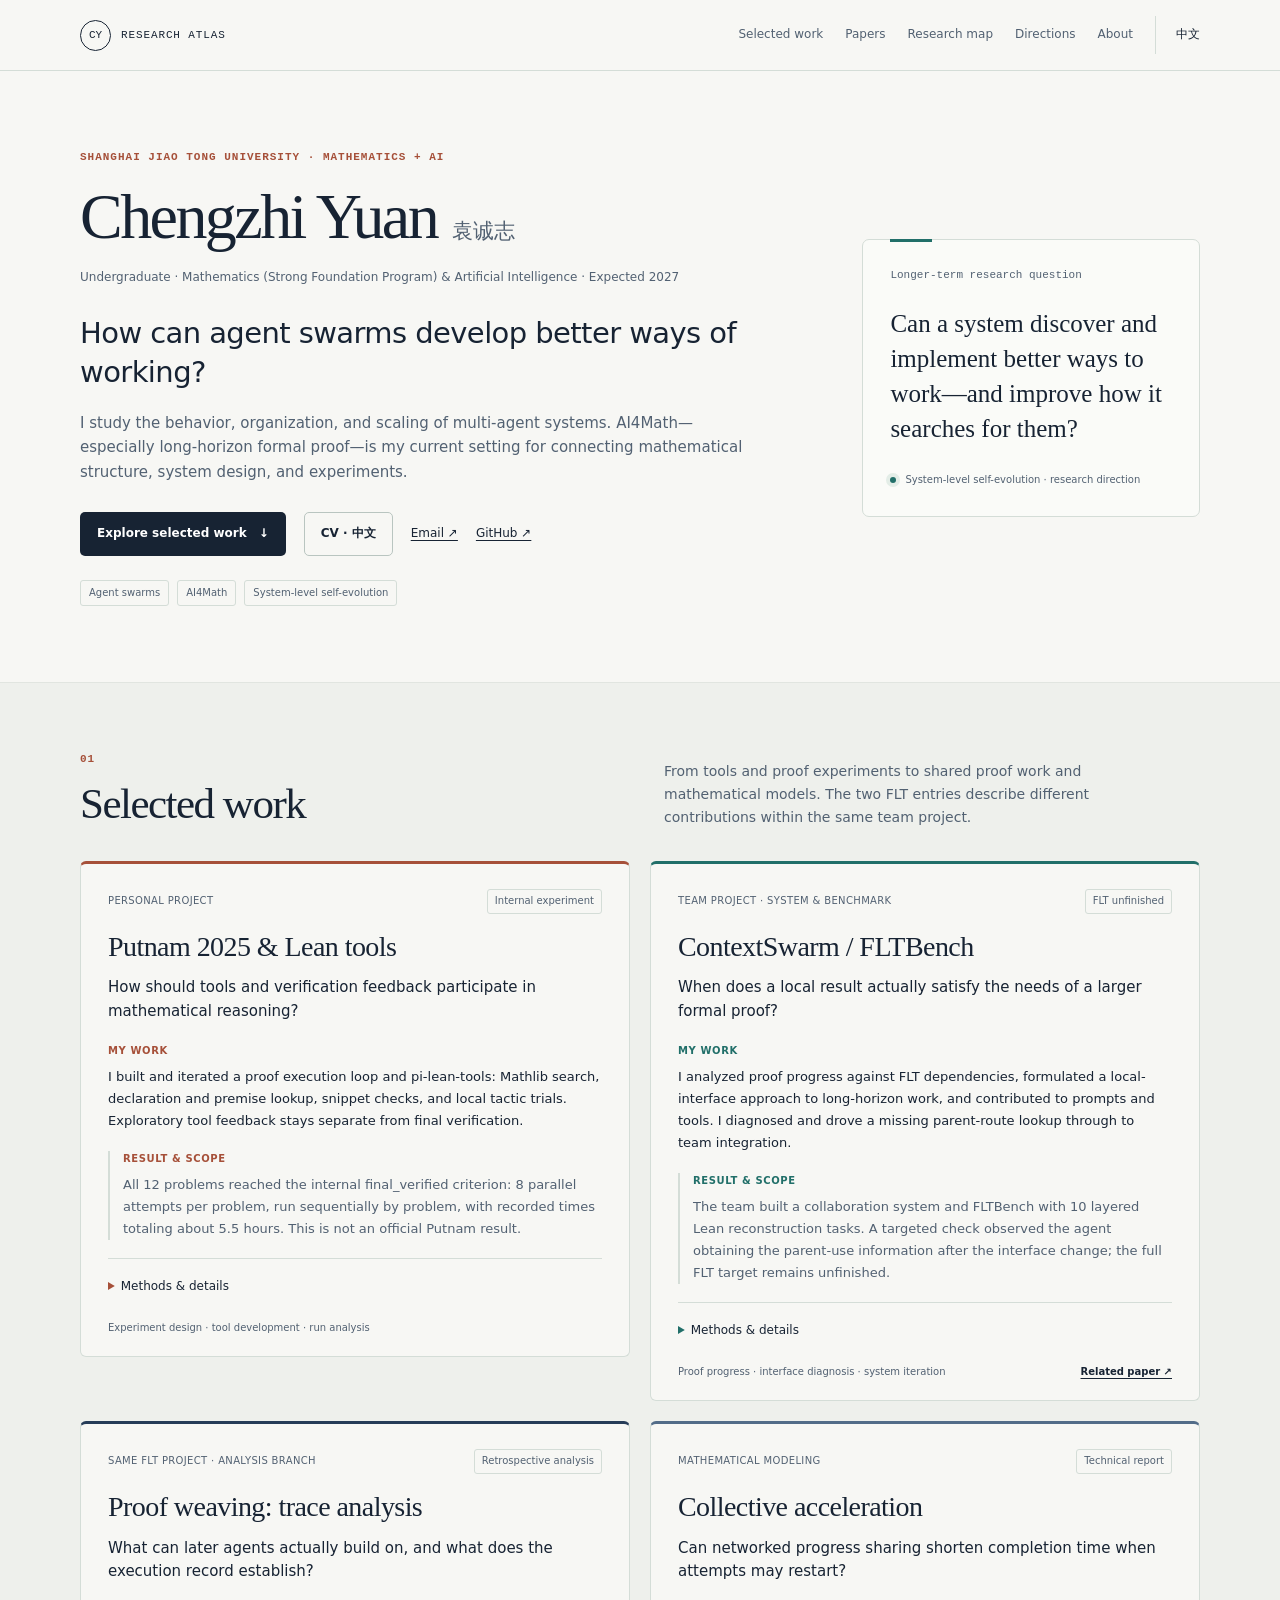
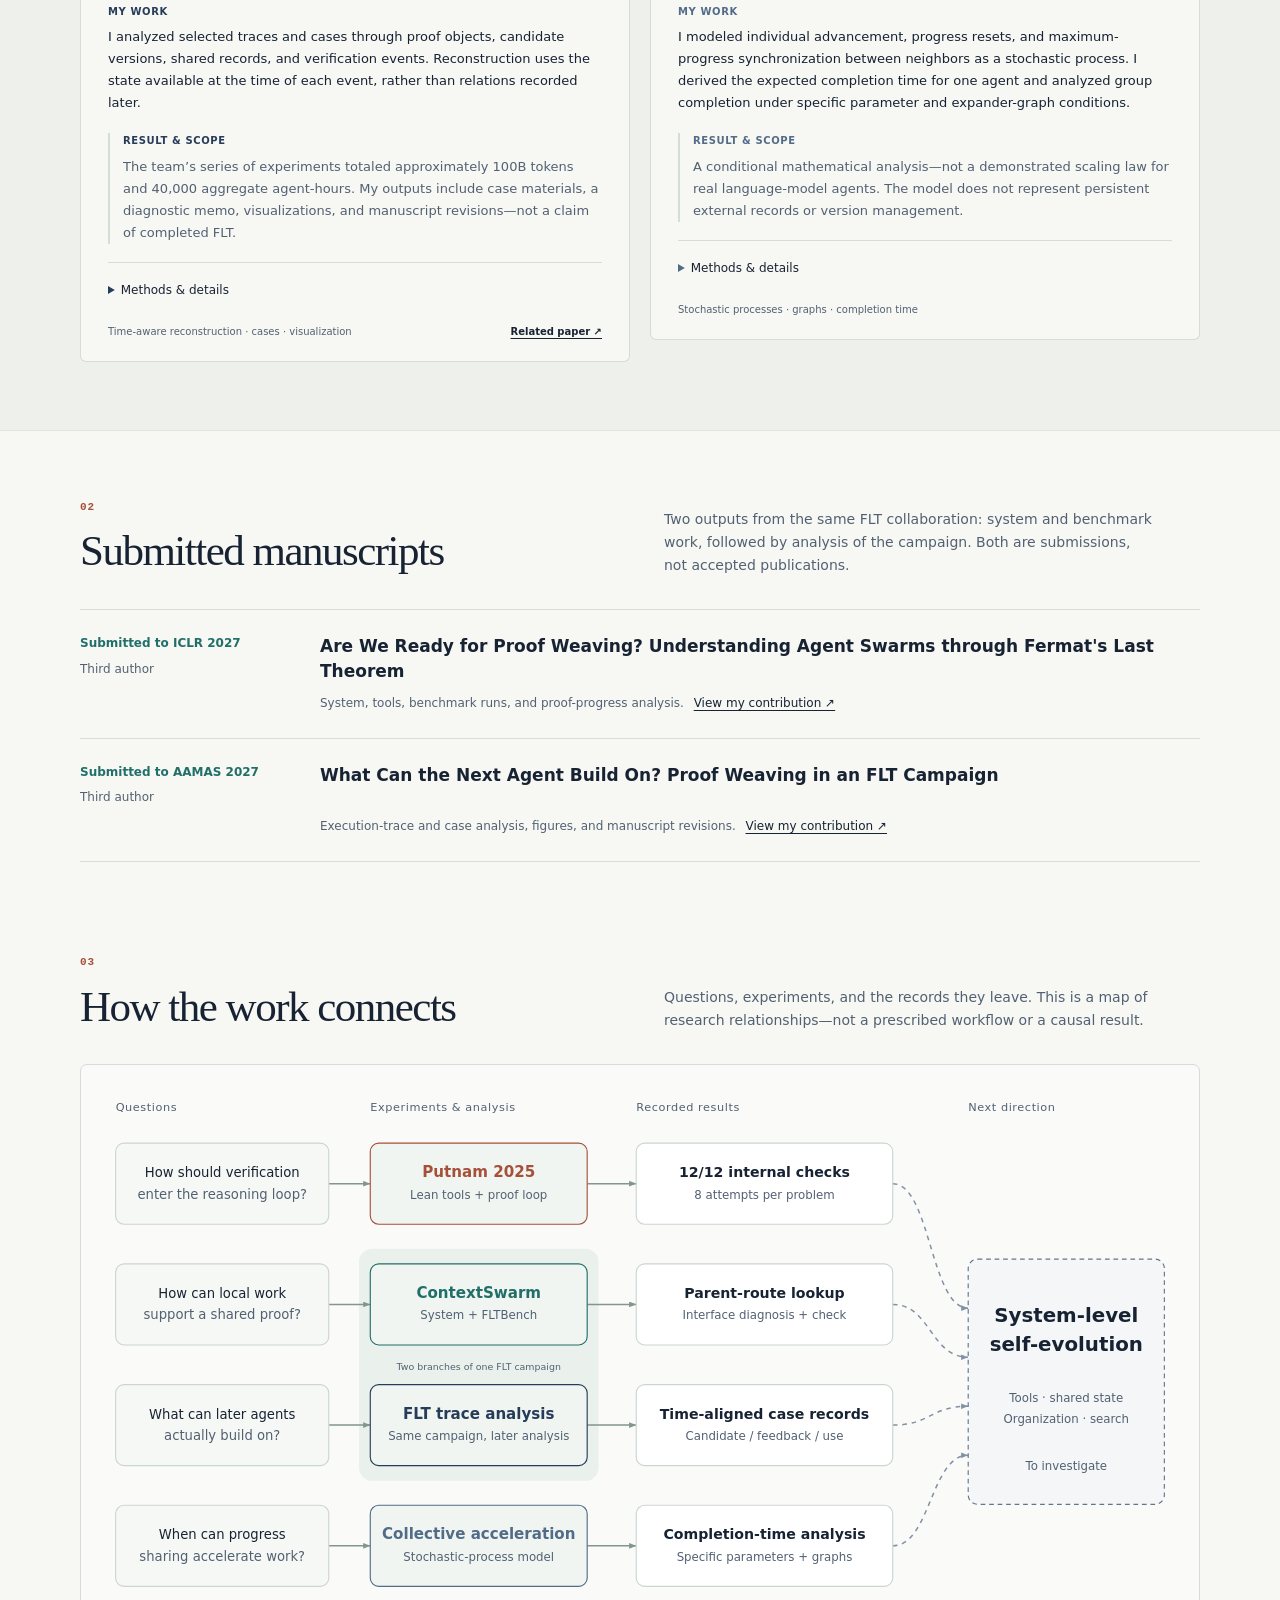
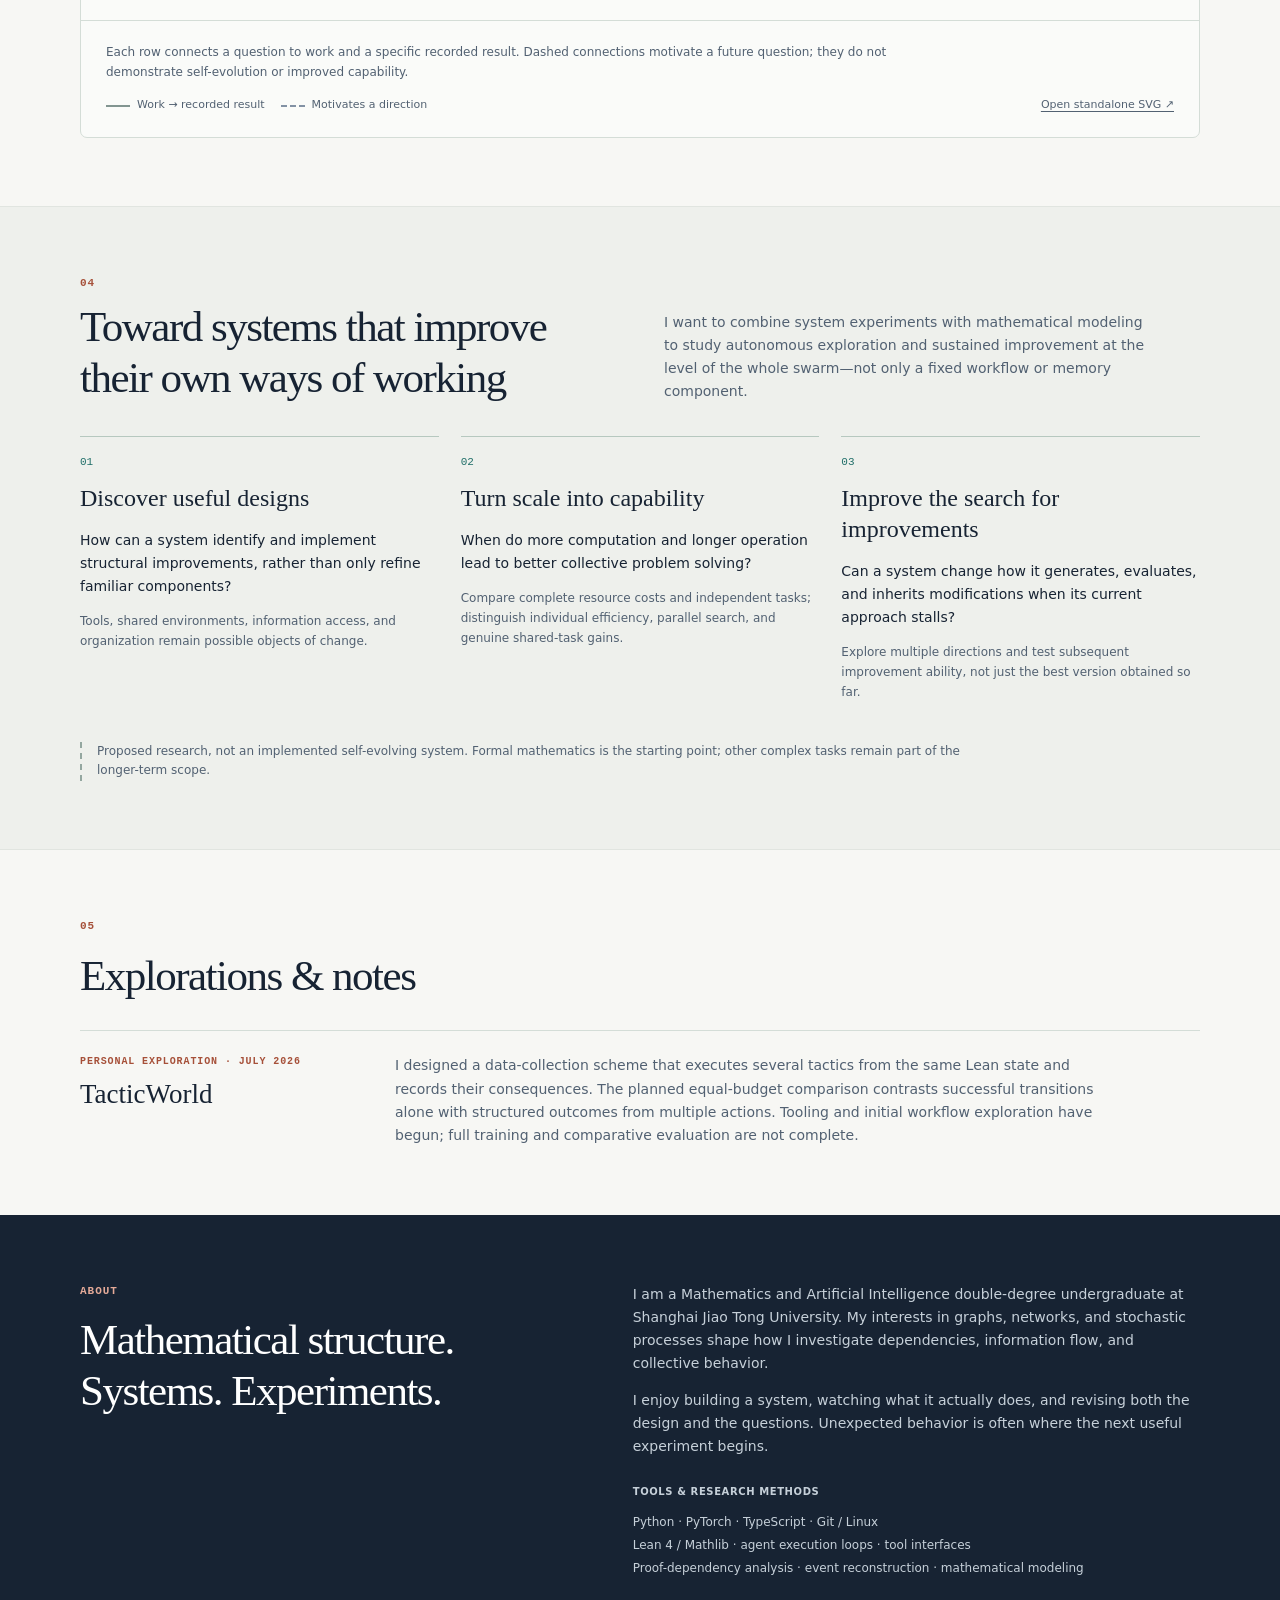
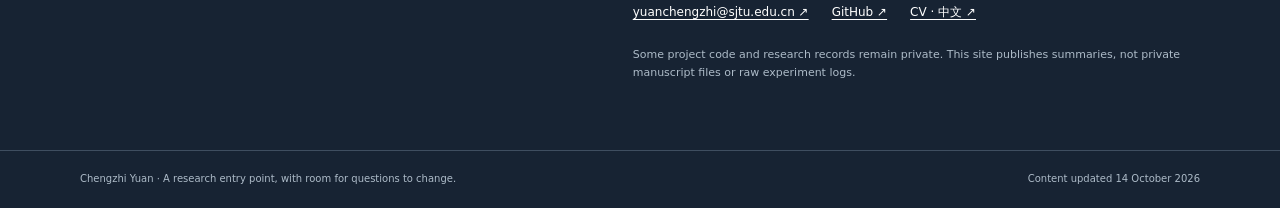
<file: index.html>
<!doctype html>
<!-- Generated by scripts/build_site.py. Edit data/content.en.json instead. -->
<html lang="en">
<head>
<meta charset="utf-8"><meta name="viewport" content="width=device-width, initial-scale=1">
<title>Chengzhi Yuan · Agent Swarms &amp; AI4Math</title><meta name="description" content="Chengzhi Yuan, Mathematics and AI undergraduate at Shanghai Jiao Tong University. Research on agent swarms, formal mathematics, and system-level self-evolution.">
<meta property="og:title" content="Chengzhi Yuan · Agent Swarms &amp; AI4Math"><meta property="og:description" content="Chengzhi Yuan, Mathematics and AI undergraduate at Shanghai Jiao Tong University. Research on agent swarms, formal mathematics, and system-level self-evolution."><meta property="og:type" content="website"><meta property="og:url" content="https://yuan-chengzhi.github.io/">
<meta property="og:locale" content="en_US"><meta property="og:locale:alternate" content="zh_CN">
<link rel="canonical" href="https://yuan-chengzhi.github.io/"><link rel="alternate" hreflang="en" href="https://yuan-chengzhi.github.io/"><link rel="alternate" hreflang="zh-CN" href="https://yuan-chengzhi.github.io/zh/"><link rel="alternate" hreflang="x-default" href="https://yuan-chengzhi.github.io/">
<link rel="stylesheet" href="./styles.css?v=3"><script defer src="./site.js?v=3"></script>
</head><body>
<a class="skip-link" href="#main-content">Skip to content</a>
<header class="site-header"><div class="shell header-inner"><a class="wordmark" href="./" aria-label="Chengzhi Yuan"><span class="wordmark-mark" aria-hidden="true">CY</span><span class="wordmark-text">research atlas</span></a><nav aria-label="Primary navigation"><a href="#work">Selected work</a><a href="#papers">Papers</a><a href="#map">Research map</a><a href="#questions">Directions</a><a href="#about">About</a><a class="language-switch" href="./zh/" lang="zh-CN" hreflang="zh-CN">中文</a></nav></div></header>
<main id="main-content">
<section class="hero shell" aria-labelledby="hero-title"><div class="hero-copy"><p class="eyebrow">Shanghai Jiao Tong University · Mathematics + AI</p><h1 id="hero-title">Chengzhi Yuan<span class="other-name" lang="zh-CN">袁诚志</span></h1><p class="identity">Undergraduate · Mathematics (Strong Foundation Program) &amp; Artificial Intelligence · Expected 2027</p><p class="hero-lede">How can agent swarms develop better ways of working?</p><p class="hero-body">I study the behavior, organization, and scaling of multi-agent systems. AI4Math—especially long-horizon formal proof—is my current setting for connecting mathematical structure, system design, and experiments.</p><div class="hero-actions"><a class="button button-primary" href="#work">Explore selected work <span aria-hidden="true">↓</span></a><a class="button button-secondary" href="./cv/">CV · 中文</a><a class="quiet-link" href="mailto:yuanchengzhi@sjtu.edu.cn">Email ↗</a><a class="quiet-link" href="https://github.com/yuan-chengzhi" rel="noreferrer">GitHub ↗</a></div><div class="hero-tags"><span>Agent swarms</span><span>AI4Math</span><span>System-level self-evolution</span></div></div><aside class="hero-note" aria-label="Longer-term research question"><p class="note-label">Longer-term research question</p><p class="note-question">Can a system discover and implement better ways to work—and improve how it searches for them?</p><p class="note-footer"><span class="signal-dot" aria-hidden="true"></span>System-level self-evolution · research direction</p></aside></section>
<section id="work" class="section section-tint" aria-labelledby="work-title"><div class="shell"><div class="section-heading"><div><p class="eyebrow">01</p><h2 id="work-title">Selected work</h2></div><p class="section-intro">From tools and proof experiments to shared proof work and mathematical models. The two FLT entries describe different contributions within the same team project.</p></div><div class="project-grid"><article class="project-card tone-rust" id="project-putnam">
<span class="anchor-alias" id="project-tools"></span><div class="project-top"><span class="project-type">Personal project</span><span class="project-status">Internal experiment</span></div>
<h3>Putnam 2025 &amp; Lean tools</h3>
<p class="project-question">How should tools and verification feedback participate in mathematical reasoning?</p>
<h4 class="project-label">My work</h4><p>I built and iterated a proof execution loop and pi-lean-tools: Mathlib search, declaration and premise lookup, snippet checks, and local tactic trials. Exploratory tool feedback stays separate from final verification.</p>
<div class="project-evidence" id="evidence-project-putnam"><h4 class="project-label">Result &amp; scope</h4><p>All 12 problems reached the internal final_verified criterion: 8 parallel attempts per problem, run sequentially by problem, with recorded times totaling about 5.5 hours. This is not an official Putnam result.</p></div>
<details><summary>Methods &amp; details</summary><div class="details-body"><p>On A5, I compared runs with and without a natural-language-first instruction. Both settings produced proofs; without the instruction, the agent also chose to reason before formalizing. This single-problem comparison tests a design assumption, not a generally superior workflow.</p></div></details>
<div class="project-foot"><span>Experiment design · tool development · run analysis</span></div></article>
<article class="project-card tone-teal" id="project-flt">
<div class="project-top"><span class="project-type">Team project · system &amp; benchmark</span><span class="project-status">FLT unfinished</span></div>
<h3>ContextSwarm / FLTBench</h3>
<p class="project-question">When does a local result actually satisfy the needs of a larger formal proof?</p>
<h4 class="project-label">My work</h4><p>I analyzed proof progress against FLT dependencies, formulated a local-interface approach to long-horizon work, and contributed to prompts and tools. I diagnosed and drove a missing parent-route lookup through to team integration.</p>
<div class="project-evidence" id="evidence-project-flt"><h4 class="project-label">Result &amp; scope</h4><p>The team built a collaboration system and FLTBench with 10 layered Lean reconstruction tasks. A targeted check observed the agent obtaining the parent-use information after the interface change; the full FLT target remains unfinished.</p></div>
<details><summary>Methods &amp; details</summary><div class="details-body"><p>My design memo starts with what an upper-level proof needs, lets subproblems emerge from actual gaps, and revisits how local results fit the larger proof. It informed prompt revisions that relaxed fixed checking and splitting requirements while retaining verification constraints.</p><p>I also worked on retrieval and segmented reading of FLTBench scaffold materials, and explored bidirectional links between shared research records (CPS) and multiple mathematical objects.</p></div></details>
<div class="project-foot"><span>Proof progress · interface diagnosis · system iteration</span><a href="#paper-iclr">Related paper ↗</a></div></article>
<article class="project-card tone-navy" id="project-traces">
<div class="project-top"><span class="project-type">Same FLT project · analysis branch</span><span class="project-status">Retrospective analysis</span></div>
<h3>Proof weaving: trace analysis</h3>
<p class="project-question">What can later agents actually build on, and what does the execution record establish?</p>
<h4 class="project-label">My work</h4><p>I analyzed selected traces and cases through proof objects, candidate versions, shared records, and verification events. Reconstruction uses the state available at the time of each event, rather than relations recorded later.</p>
<div class="project-evidence" id="evidence-project-traces"><h4 class="project-label">Result &amp; scope</h4><p>The team’s series of experiments totaled approximately 100B tokens and 40,000 aggregate agent-hours. My outputs include case materials, a diagnostic memo, visualizations, and manuscript revisions—not a claim of completed FLT.</p></div>
<details><summary>Methods &amp; details</summary><div class="details-body"><p>I checked candidate revision, feedback delivery, and evidence of subsequent use separately. A repeated invalid candidate does not by itself show that feedback was received and ignored; retrieved records do not by themselves establish reuse.</p><p>The cases distinguish observed events, plausible mechanisms, and relationships that still need comparison or intervention. My contribution also includes proofreading and revisions.</p></div></details>
<div class="project-foot"><span>Time-aware reconstruction · cases · visualization</span><a href="#paper-aamas">Related paper ↗</a></div></article>
<article class="project-card tone-blue" id="project-collective">
<div class="project-top"><span class="project-type">Mathematical modeling</span><span class="project-status">Technical report</span></div>
<h3>Collective acceleration</h3>
<p class="project-question">Can networked progress sharing shorten completion time when attempts may restart?</p>
<h4 class="project-label">My work</h4><p>I modeled individual advancement, progress resets, and maximum-progress synchronization between neighbors as a stochastic process. I derived the expected completion time for one agent and analyzed group completion under specific parameter and expander-graph conditions.</p>
<div class="project-evidence" id="evidence-project-collective"><h4 class="project-label">Result &amp; scope</h4><p>A conditional mathematical analysis—not a demonstrated scaling law for real language-model agents. The model does not represent persistent external records or version management.</p></div>
<details><summary>Methods &amp; details</summary><div class="details-body"><p>The distinction matters: starting a new attempt does not necessarily erase earlier work. The model motivated further questions about how previous work is stored, retrieved, and continued.</p></div></details>
<div class="project-foot"><span>Stochastic processes · graphs · completion time</span></div></article></div></div></section>
<section id="papers" class="section shell papers-section" aria-labelledby="papers-title"><div class="section-heading"><div><p class="eyebrow">02</p><h2 id="papers-title">Submitted manuscripts</h2></div><p class="section-intro">Two outputs from the same FLT collaboration: system and benchmark work, followed by analysis of the campaign. Both are submissions, not accepted publications.</p></div><div class="papers-list"><article class="paper" id="paper-iclr"><div class="paper-meta"><span>Submitted to ICLR 2027</span><span>Third author</span></div><h3 lang="en">Are We Ready for Proof Weaving? Understanding Agent Swarms through Fermat&#x27;s Last Theorem</h3><p>System, tools, benchmark runs, and proof-progress analysis. <a href="#project-flt">View my contribution ↗</a></p></article>
<article class="paper" id="paper-aamas"><div class="paper-meta"><span>Submitted to AAMAS 2027</span><span>Third author</span></div><h3 lang="en">What Can the Next Agent Build On? Proof Weaving in an FLT Campaign</h3><p>Execution-trace and case analysis, figures, and manuscript revisions. <a href="#project-traces">View my contribution ↗</a></p></article></div></section>
<section id="map" class="section shell map-section" aria-labelledby="map-title"><div class="section-heading"><div><p class="eyebrow">03</p><h2 id="map-title">How the work connects</h2></div><p class="section-intro">Questions, experiments, and the records they leave. This is a map of research relationships—not a prescribed workflow or a causal result.</p></div><figure class="map-frame"><div class="map-visual"><svg class="research-map" xmlns="http://www.w3.org/2000/svg" viewBox="0 0 1160 570" role="group" aria-labelledby="map-en-title map-en-desc" lang="en">
<title id="map-en-title">How the work connects</title>
<desc id="map-en-desc">Each row connects a question to work and a specific recorded result. Dashed connections motivate a future question; they do not demonstrate self-evolution or improved capability.</desc>
<style>text{font-family:system-ui,-apple-system,"Segoe UI","Noto Sans CJK SC",sans-serif;fill:#172333}
.map-heading{font-size:12px;letter-spacing:.6px;fill:#526172}
.map-edge{fill:none;stroke:#829591;stroke-width:1.6}
.map-edge.direction{stroke:#8291a4;stroke-dasharray:5 5}
.map-node{text-decoration:none;cursor:pointer}
.map-node rect{fill:#fff;stroke:#cbd5d2;stroke-width:1.2}
.map-node .node-title{font-size:15px;font-weight:600}
.map-node .node-subtitle{font-size:12.5px;fill:#526172}
.map-node.question rect{fill:#f6f8f5}
.map-node.question text{font-size:14px;font-weight:500}
.map-node.experiment rect{fill:#f0f5f2;stroke:var(--tone)}
.map-node.experiment .node-title{font-size:16px;fill:var(--tone)}
.map-node:hover rect,.map-node:focus-visible rect{stroke:#914632;stroke-width:2.4}
.map-node:focus-visible{outline:none}
.map-node.is-active rect{stroke:#914632;stroke-width:2.4}
.map-edge.is-active{stroke:#914632;stroke-width:2.2}
.future rect{fill:#f4f6f8;stroke:#63758b;stroke-dasharray:5 4}
.future .future-title{font-size:21px;font-weight:600}
.future .future-small{font-size:12.5px;fill:#526172}
.campaign-label{font-size:10px;fill:#526172}</style>
<defs>
<marker id="map-en-record" viewBox="0 0 10 8" refX="10" refY="4" markerWidth="8" markerHeight="6" orient="auto" markerUnits="userSpaceOnUse"><path d="M0 0L10 4L0 8Z" fill="#829591"/></marker>
<marker id="map-en-direction" viewBox="0 0 10 8" refX="10" refY="4" markerWidth="8" markerHeight="6" orient="auto" markerUnits="userSpaceOnUse"><path d="M0 0L10 4L0 8Z" fill="#8291a4"/></marker>
</defs>
<rect x="282" y="180" width="254" height="246" rx="14" fill="#eaf0ec"/>
<text class="campaign-label" x="409" y="309" text-anchor="middle">Two branches of one FLT campaign</text>
<text class="map-heading" x="24" y="34">Questions</text>
<text class="map-heading" x="294" y="34">Experiments &amp; analysis</text>
<text class="map-heading" x="576" y="34">Recorded results</text>
<text class="map-heading" x="928" y="34">Next direction</text>
<path class="map-edge record" data-row="putnam" data-from="putnam-question" data-to="putnam-experiment" d="M250 111 C272 111 272 111 294 111" marker-end="url(#map-en-record)"/>
<path class="map-edge record" data-row="putnam" data-from="putnam-experiment" data-to="putnam-evidence" d="M524 111 C550 111 550 111 576 111" marker-end="url(#map-en-record)"/>
<path class="map-edge direction" data-row="putnam" data-from="putnam-evidence" data-to="future" d="M848 111 C888 111 888 243 928 243" marker-end="url(#map-en-direction)"/>
<path class="map-edge record" data-row="flt" data-from="flt-question" data-to="flt-experiment" d="M250 239 C272 239 272 239 294 239" marker-end="url(#map-en-record)"/>
<path class="map-edge record" data-row="flt" data-from="flt-experiment" data-to="flt-evidence" d="M524 239 C550 239 550 239 576 239" marker-end="url(#map-en-record)"/>
<path class="map-edge direction" data-row="flt" data-from="flt-evidence" data-to="future" d="M848 239 C888 239 888 295 928 295" marker-end="url(#map-en-direction)"/>
<path class="map-edge record" data-row="traces" data-from="traces-question" data-to="traces-experiment" d="M250 367 C272 367 272 367 294 367" marker-end="url(#map-en-record)"/>
<path class="map-edge record" data-row="traces" data-from="traces-experiment" data-to="traces-evidence" d="M524 367 C550 367 550 367 576 367" marker-end="url(#map-en-record)"/>
<path class="map-edge direction" data-row="traces" data-from="traces-evidence" data-to="future" d="M848 367 C888 367 888 347 928 347" marker-end="url(#map-en-direction)"/>
<path class="map-edge record" data-row="collective" data-from="collective-question" data-to="collective-experiment" d="M250 495 C272 495 272 495 294 495" marker-end="url(#map-en-record)"/>
<path class="map-edge record" data-row="collective" data-from="collective-experiment" data-to="collective-evidence" d="M524 495 C550 495 550 495 576 495" marker-end="url(#map-en-record)"/>
<path class="map-edge direction" data-row="collective" data-from="collective-evidence" data-to="future" d="M848 495 C888 495 888 399 928 399" marker-end="url(#map-en-direction)"/>
<a class="map-node question" data-node="putnam-question" data-row="putnam" style="--tone:#a65039" href="#project-putnam" aria-label="How should verification · enter the reasoning loop?">
<rect x="24" y="68" width="226" height="86" rx="9"/>
<text class="node-title" x="137" y="104" text-anchor="middle">How should verification</text>
<text class="node-subtitle" x="137" y="127" text-anchor="middle">enter the reasoning loop?</text>
</a>
<a class="map-node experiment" data-node="putnam-experiment" data-row="putnam" style="--tone:#a65039" href="#project-putnam" aria-label="Putnam 2025 · Lean tools + proof loop">
<rect x="294" y="68" width="230" height="86" rx="9"/>
<text class="node-title" x="409" y="104" text-anchor="middle">Putnam 2025</text>
<text class="node-subtitle" x="409" y="127" text-anchor="middle">Lean tools + proof loop</text>
</a>
<a class="map-node evidence" data-node="putnam-evidence" data-row="putnam" style="--tone:#a65039" href="#evidence-project-putnam" aria-label="12/12 internal checks · 8 attempts per problem">
<rect x="576" y="68" width="272" height="86" rx="9"/>
<text class="node-title" x="712" y="104" text-anchor="middle">12/12 internal checks</text>
<text class="node-subtitle" x="712" y="127" text-anchor="middle">8 attempts per problem</text>
</a>
<a class="map-node question" data-node="flt-question" data-row="flt" style="--tone:#216f69" href="#project-flt" aria-label="How can local work · support a shared proof?">
<rect x="24" y="196" width="226" height="86" rx="9"/>
<text class="node-title" x="137" y="232" text-anchor="middle">How can local work</text>
<text class="node-subtitle" x="137" y="255" text-anchor="middle">support a shared proof?</text>
</a>
<a class="map-node experiment" data-node="flt-experiment" data-row="flt" style="--tone:#216f69" href="#project-flt" aria-label="ContextSwarm · System + FLTBench">
<rect x="294" y="196" width="230" height="86" rx="9"/>
<text class="node-title" x="409" y="232" text-anchor="middle">ContextSwarm</text>
<text class="node-subtitle" x="409" y="255" text-anchor="middle">System + FLTBench</text>
</a>
<a class="map-node evidence" data-node="flt-evidence" data-row="flt" style="--tone:#216f69" href="#evidence-project-flt" aria-label="Parent-route lookup · Interface diagnosis + check">
<rect x="576" y="196" width="272" height="86" rx="9"/>
<text class="node-title" x="712" y="232" text-anchor="middle">Parent-route lookup</text>
<text class="node-subtitle" x="712" y="255" text-anchor="middle">Interface diagnosis + check</text>
</a>
<a class="map-node question" data-node="traces-question" data-row="traces" style="--tone:#263c58" href="#project-traces" aria-label="What can later agents · actually build on?">
<rect x="24" y="324" width="226" height="86" rx="9"/>
<text class="node-title" x="137" y="360" text-anchor="middle">What can later agents</text>
<text class="node-subtitle" x="137" y="383" text-anchor="middle">actually build on?</text>
</a>
<a class="map-node experiment" data-node="traces-experiment" data-row="traces" style="--tone:#263c58" href="#project-traces" aria-label="FLT trace analysis · Same campaign, later analysis">
<rect x="294" y="324" width="230" height="86" rx="9"/>
<text class="node-title" x="409" y="360" text-anchor="middle">FLT trace analysis</text>
<text class="node-subtitle" x="409" y="383" text-anchor="middle">Same campaign, later analysis</text>
</a>
<a class="map-node evidence" data-node="traces-evidence" data-row="traces" style="--tone:#263c58" href="#evidence-project-traces" aria-label="Time-aligned case records · Candidate / feedback / use">
<rect x="576" y="324" width="272" height="86" rx="9"/>
<text class="node-title" x="712" y="360" text-anchor="middle">Time-aligned case records</text>
<text class="node-subtitle" x="712" y="383" text-anchor="middle">Candidate / feedback / use</text>
</a>
<a class="map-node question" data-node="collective-question" data-row="collective" style="--tone:#526c88" href="#project-collective" aria-label="When can progress · sharing accelerate work?">
<rect x="24" y="452" width="226" height="86" rx="9"/>
<text class="node-title" x="137" y="488" text-anchor="middle">When can progress</text>
<text class="node-subtitle" x="137" y="511" text-anchor="middle">sharing accelerate work?</text>
</a>
<a class="map-node experiment" data-node="collective-experiment" data-row="collective" style="--tone:#526c88" href="#project-collective" aria-label="Collective acceleration · Stochastic-process model">
<rect x="294" y="452" width="230" height="86" rx="9"/>
<text class="node-title" x="409" y="488" text-anchor="middle">Collective acceleration</text>
<text class="node-subtitle" x="409" y="511" text-anchor="middle">Stochastic-process model</text>
</a>
<a class="map-node evidence" data-node="collective-evidence" data-row="collective" style="--tone:#526c88" href="#evidence-project-collective" aria-label="Completion-time analysis · Specific parameters + graphs">
<rect x="576" y="452" width="272" height="86" rx="9"/>
<text class="node-title" x="712" y="488" text-anchor="middle">Completion-time analysis</text>
<text class="node-subtitle" x="712" y="511" text-anchor="middle">Specific parameters + graphs</text>
</a>
<a class="map-node future" data-node="future" href="#questions" aria-label="System-level self-evolution">
<rect x="928" y="191" width="208" height="260" rx="10"/>
<text class="future-title" x="1032" y="258" text-anchor="middle">System-level</text>
<text class="future-title" x="1032" y="288" text-anchor="middle">self-evolution</text>
<text class="future-small" x="1032" y="342" text-anchor="middle">Tools · shared state</text>
<text class="future-small" x="1032" y="365" text-anchor="middle">Organization · search</text>
<text class="future-small" x="1032" y="415" text-anchor="middle">To investigate</text>
</a>
</svg></div><ol class="map-text" aria-label="Text version of the research map"><li class="map-text-row tone-rust"><p class="map-text-question">How should verification enter the reasoning loop?</p><a href="#project-putnam">Putnam 2025 · Lean tools + proof loop ↗</a><p class="map-text-result"><span aria-hidden="true">↓</span> 12/12 internal checks · 8 attempts per problem</p></li>
<li class="map-text-row tone-teal"><p class="map-text-question">How can local work support a shared proof?</p><a href="#project-flt">ContextSwarm · System + FLTBench ↗</a><p class="map-text-result"><span aria-hidden="true">↓</span> Parent-route lookup · Interface diagnosis + check</p></li>
<li class="map-text-row tone-navy"><p class="map-text-question">What can later agents actually build on?</p><a href="#project-traces">FLT trace analysis · Same campaign, later analysis ↗</a><p class="map-text-result"><span aria-hidden="true">↓</span> Time-aligned case records · Candidate / feedback / use</p></li>
<li class="map-text-row tone-blue"><p class="map-text-question">When can progress sharing accelerate work?</p><a href="#project-collective">Collective acceleration · Stochastic-process model ↗</a><p class="map-text-result"><span aria-hidden="true">↓</span> Completion-time analysis · Specific parameters + graphs</p></li><li class="map-text-future"><a href="#questions">System-level · self-evolution ↗</a><span>To investigate</span></li></ol><figcaption class="map-caption"><p>Each row connects a question to work and a specific recorded result. Dashed connections motivate a future question; they do not demonstrate self-evolution or improved capability.</p><div class="map-meta"><div class="map-legend"><span><i aria-hidden="true"></i>Work → recorded result</span><span><i class="dashed" aria-hidden="true"></i>Motivates a direction</span></div><a href="./assets/research-map.en.svg">Open standalone SVG ↗</a></div></figcaption></figure></section>
<section id="questions" class="section section-tint" aria-labelledby="horizon-title"><div class="shell"><span class="anchor-alias" id="horizon"></span><span class="anchor-alias" id="project-horizon"></span><div class="section-heading"><div><p class="eyebrow">04</p><h2 id="horizon-title">Toward systems that improve their own ways of working</h2></div><p class="section-intro">I want to combine system experiments with mathematical modeling to study autonomous exploration and sustained improvement at the level of the whole swarm—not only a fixed workflow or memory component.</p></div><div class="directions-grid"><article class="direction-card" id="horizon-design"><p class="direction-index">01</p><h3>Discover useful designs</h3><p class="direction-question">How can a system identify and implement structural improvements, rather than only refine familiar components?</p><p>Tools, shared environments, information access, and organization remain possible objects of change.</p></article>
<article class="direction-card" id="horizon-scaling"><p class="direction-index">02</p><h3>Turn scale into capability</h3><p class="direction-question">When do more computation and longer operation lead to better collective problem solving?</p><p>Compare complete resource costs and independent tasks; distinguish individual efficiency, parallel search, and genuine shared-task gains.</p></article>
<article class="direction-card" id="horizon-evolution"><p class="direction-index">03</p><h3>Improve the search for improvements</h3><p class="direction-question">Can a system change how it generates, evaluates, and inherits modifications when its current approach stalls?</p><p>Explore multiple directions and test subsequent improvement ability, not just the best version obtained so far.</p></article></div><p class="scope-note">Proposed research, not an implemented self-evolving system. Formal mathematics is the starting point; other complex tasks remain part of the longer-term scope.</p></div></section>
<section class="section shell notes-section" aria-labelledby="notes-title"><p class="eyebrow">05</p><h2 id="notes-title">Explorations &amp; notes</h2><article class="exploration" id="project-tacticworld"><div><p class="eyebrow">Personal exploration · July 2026</p><h3>TacticWorld</h3></div><p>I designed a data-collection scheme that executes several tactics from the same Lean state and records their consequences. The planned equal-budget comparison contrasts successful transitions alone with structured outcomes from multiple actions. Tooling and initial workflow exploration have begun; full training and comparative evaluation are not complete.</p></article></section>
<section id="about" class="section about-section" aria-labelledby="about-title"><div class="shell about-grid"><div><p class="eyebrow">About</p><h2 id="about-title">Mathematical structure. Systems. Experiments.</h2></div><div class="about-copy"><p>I am a Mathematics and Artificial Intelligence double-degree undergraduate at Shanghai Jiao Tong University. My interests in graphs, networks, and stochastic processes shape how I investigate dependencies, information flow, and collective behavior.</p><p>I enjoy building a system, watching what it actually does, and revising both the design and the questions. Unexpected behavior is often where the next useful experiment begins.</p><h3 class="project-label">Tools &amp; research methods</h3><ul class="methods"><li>Python · PyTorch · TypeScript · Git / Linux</li><li>Lean 4 / Mathlib · agent execution loops · tool interfaces</li><li>Proof-dependency analysis · event reconstruction · mathematical modeling</li></ul><div class="contact-row"><a href="mailto:yuanchengzhi@sjtu.edu.cn">yuanchengzhi@sjtu.edu.cn ↗</a><a href="https://github.com/yuan-chengzhi">GitHub ↗</a><a href="./cv/">CV · 中文 ↗</a></div><p class="public-note">Some project code and research records remain private. This site publishes summaries, not private manuscript files or raw experiment logs.</p></div></div></section>
</main><footer class="site-footer"><div class="shell footer-inner"><span>Chengzhi Yuan · A research entry point, with room for questions to change.</span><span>Content updated 14 October 2026</span></div></footer>
</body></html>
</file>
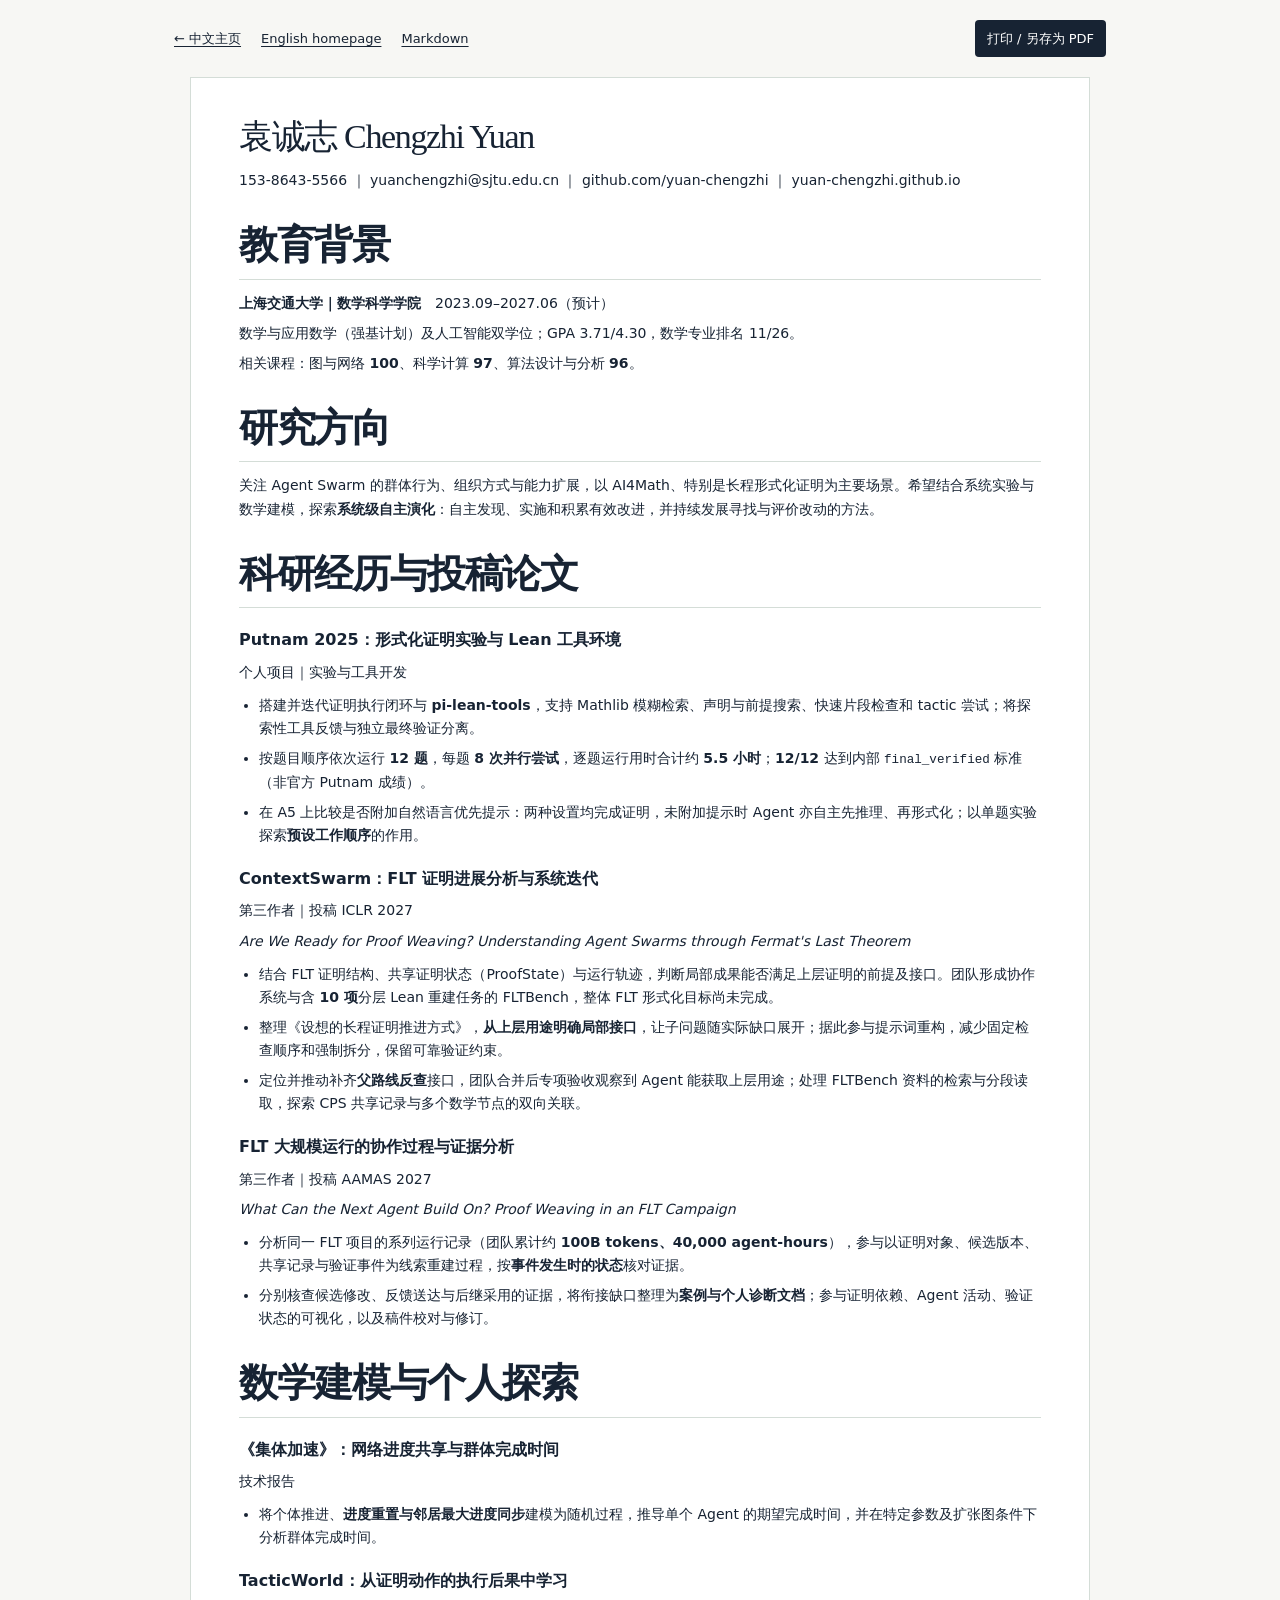
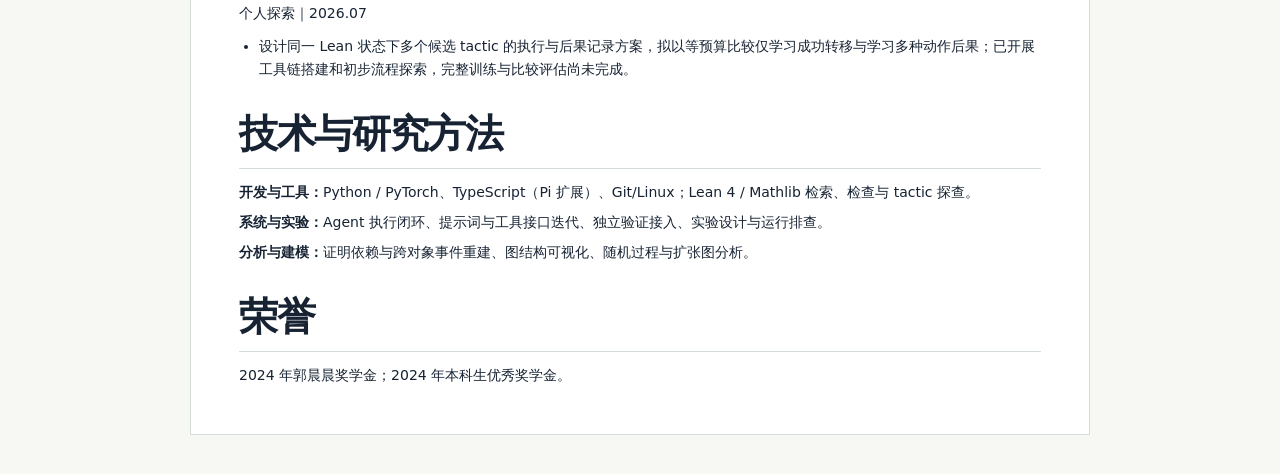
<file: cv/index.html>
<!doctype html>
<html lang="zh-CN"><head><meta charset="utf-8"><meta name="viewport" content="width=device-width, initial-scale=1"><title>袁诚志 · CV</title><meta name="description" content="袁诚志的中文学术简历。数学与人工智能、多智能体系统与形式化证明研究。"><link rel="stylesheet" href="../styles.css?v=3"><script defer src="../site.js?v=3"></script></head><body class="cv-page"><a class="skip-link" href="#cv-content">跳转到简历</a><header class="cv-toolbar"><a href="../zh/">← 中文主页</a><a href="../">English homepage</a><a href="source.md" download>Markdown</a><button type="button" data-print hidden>打印 / 另存为 PDF</button></header><main class="cv-sheet" id="cv-content"><h1>袁诚志 Chengzhi Yuan</h1>
<p>153-8643-5566 ｜ yuanchengzhi@sjtu.edu.cn ｜ github.com/yuan-chengzhi ｜ yuan-chengzhi.github.io</p>
<h2>教育背景</h2>
<p><strong>上海交通大学｜数学科学学院</strong>　2023.09–2027.06（预计）</p>
<p>数学与应用数学（强基计划）及人工智能双学位；GPA 3.71/4.30，数学专业排名 11/26。</p>
<p>相关课程：图与网络 <strong>100</strong>、科学计算 <strong>97</strong>、算法设计与分析 <strong>96</strong>。</p>
<h2>研究方向</h2>
<p>关注 Agent Swarm 的群体行为、组织方式与能力扩展，以 AI4Math、特别是长程形式化证明为主要场景。希望结合系统实验与数学建模，探索<strong>系统级自主演化</strong>：自主发现、实施和积累有效改进，并持续发展寻找与评价改动的方法。</p>
<h2>科研经历与投稿论文</h2>
<h3>Putnam 2025：形式化证明实验与 Lean 工具环境</h3>
<p>个人项目｜实验与工具开发</p>
<ul>
<li>搭建并迭代证明执行闭环与 <strong>pi-lean-tools</strong>，支持 Mathlib 模糊检索、声明与前提搜索、快速片段检查和 tactic 尝试；将探索性工具反馈与独立最终验证分离。</li>
<li>按题目顺序依次运行 <strong>12 题</strong>，每题 <strong>8 次并行尝试</strong>，逐题运行用时合计约 <strong>5.5 小时</strong>；<strong>12/12</strong> 达到内部 <code>final_verified</code> 标准（非官方 Putnam 成绩）。</li>
<li>在 A5 上比较是否附加自然语言优先提示：两种设置均完成证明，未附加提示时 Agent 亦自主先推理、再形式化；以单题实验探索<strong>预设工作顺序</strong>的作用。</li>
</ul>
<h3>ContextSwarm：FLT 证明进展分析与系统迭代</h3>
<p>第三作者｜投稿 ICLR 2027</p>
<p><em>Are We Ready for Proof Weaving? Understanding Agent Swarms through Fermat&#x27;s Last Theorem</em></p>
<ul>
<li>结合 FLT 证明结构、共享证明状态（ProofState）与运行轨迹，判断局部成果能否满足上层证明的前提及接口。团队形成协作系统与含 <strong>10 项</strong>分层 Lean 重建任务的 FLTBench，整体 FLT 形式化目标尚未完成。</li>
<li>整理《设想的长程证明推进方式》，<strong>从上层用途明确局部接口</strong>，让子问题随实际缺口展开；据此参与提示词重构，减少固定检查顺序和强制拆分，保留可靠验证约束。</li>
<li>定位并推动补齐<strong>父路线反查</strong>接口，团队合并后专项验收观察到 Agent 能获取上层用途；处理 FLTBench 资料的检索与分段读取，探索 CPS 共享记录与多个数学节点的双向关联。</li>
</ul>
<h3>FLT 大规模运行的协作过程与证据分析</h3>
<p>第三作者｜投稿 AAMAS 2027</p>
<p><em>What Can the Next Agent Build On? Proof Weaving in an FLT Campaign</em></p>
<ul>
<li>分析同一 FLT 项目的系列运行记录（团队累计约 <strong>100B tokens、40,000 agent-hours</strong>），参与以证明对象、候选版本、共享记录与验证事件为线索重建过程，按<strong>事件发生时的状态</strong>核对证据。</li>
<li>分别核查候选修改、反馈送达与后继采用的证据，将衔接缺口整理为<strong>案例与个人诊断文档</strong>；参与证明依赖、Agent 活动、验证状态的可视化，以及稿件校对与修订。</li>
</ul>
<h2>数学建模与个人探索</h2>
<h3>《集体加速》：网络进度共享与群体完成时间</h3>
<p>技术报告</p>
<ul>
<li>将个体推进、<strong>进度重置与邻居最大进度同步</strong>建模为随机过程，推导单个 Agent 的期望完成时间，并在特定参数及扩张图条件下分析群体完成时间。</li>
</ul>
<h3>TacticWorld：从证明动作的执行后果中学习</h3>
<p>个人探索｜2026.07</p>
<ul>
<li>设计同一 Lean 状态下多个候选 tactic 的执行与后果记录方案，拟以等预算比较仅学习成功转移与学习多种动作后果；已开展工具链搭建和初步流程探索，完整训练与比较评估尚未完成。</li>
</ul>
<h2>技术与研究方法</h2>
<p><strong>开发与工具：</strong>Python / PyTorch、TypeScript（Pi 扩展）、Git/Linux；Lean 4 / Mathlib 检索、检查与 tactic 探查。</p>
<p><strong>系统与实验：</strong>Agent 执行闭环、提示词与工具接口迭代、独立验证接入、实验设计与运行排查。</p>
<p><strong>分析与建模：</strong>证明依赖与跨对象事件重建、图结构可视化、随机过程与扩张图分析。</p>
<h2>荣誉</h2>
<p>2024 年郭晨晨奖学金；2024 年本科生优秀奖学金。</p></main></body></html>
</file>
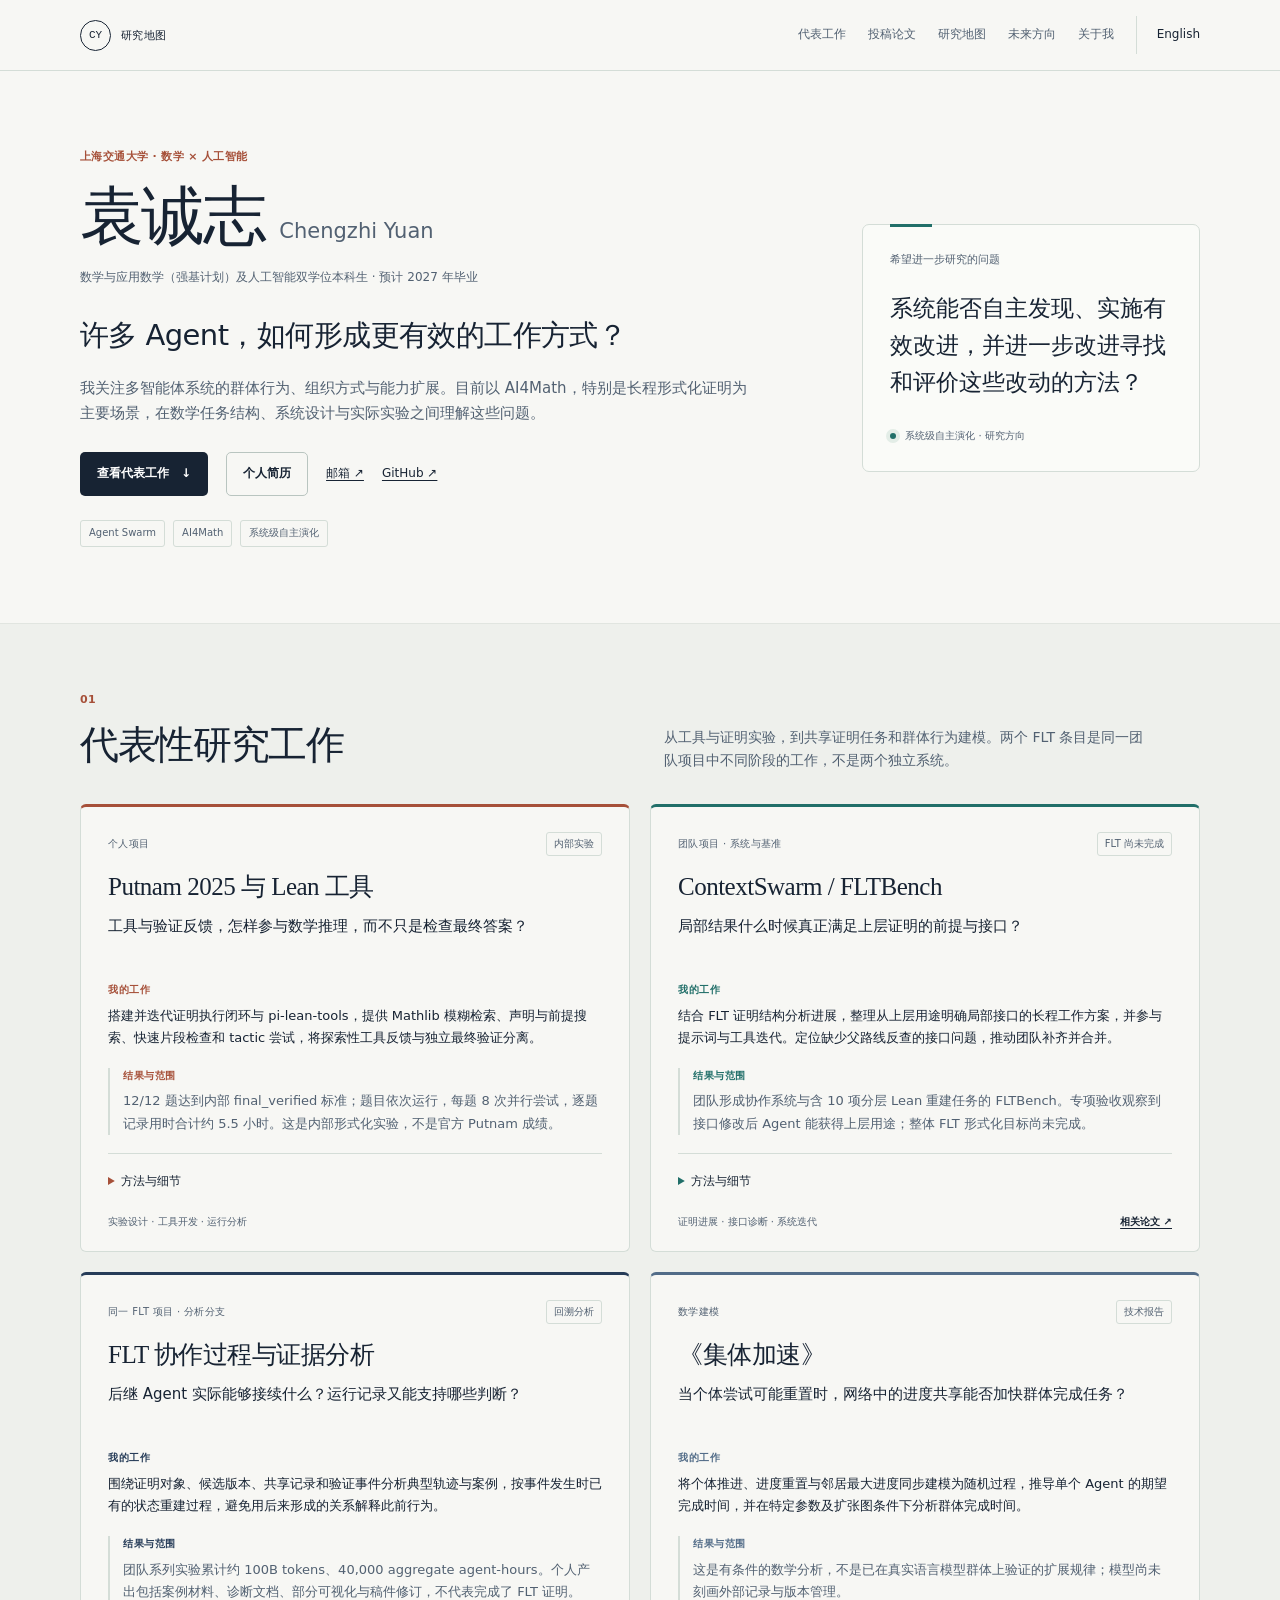
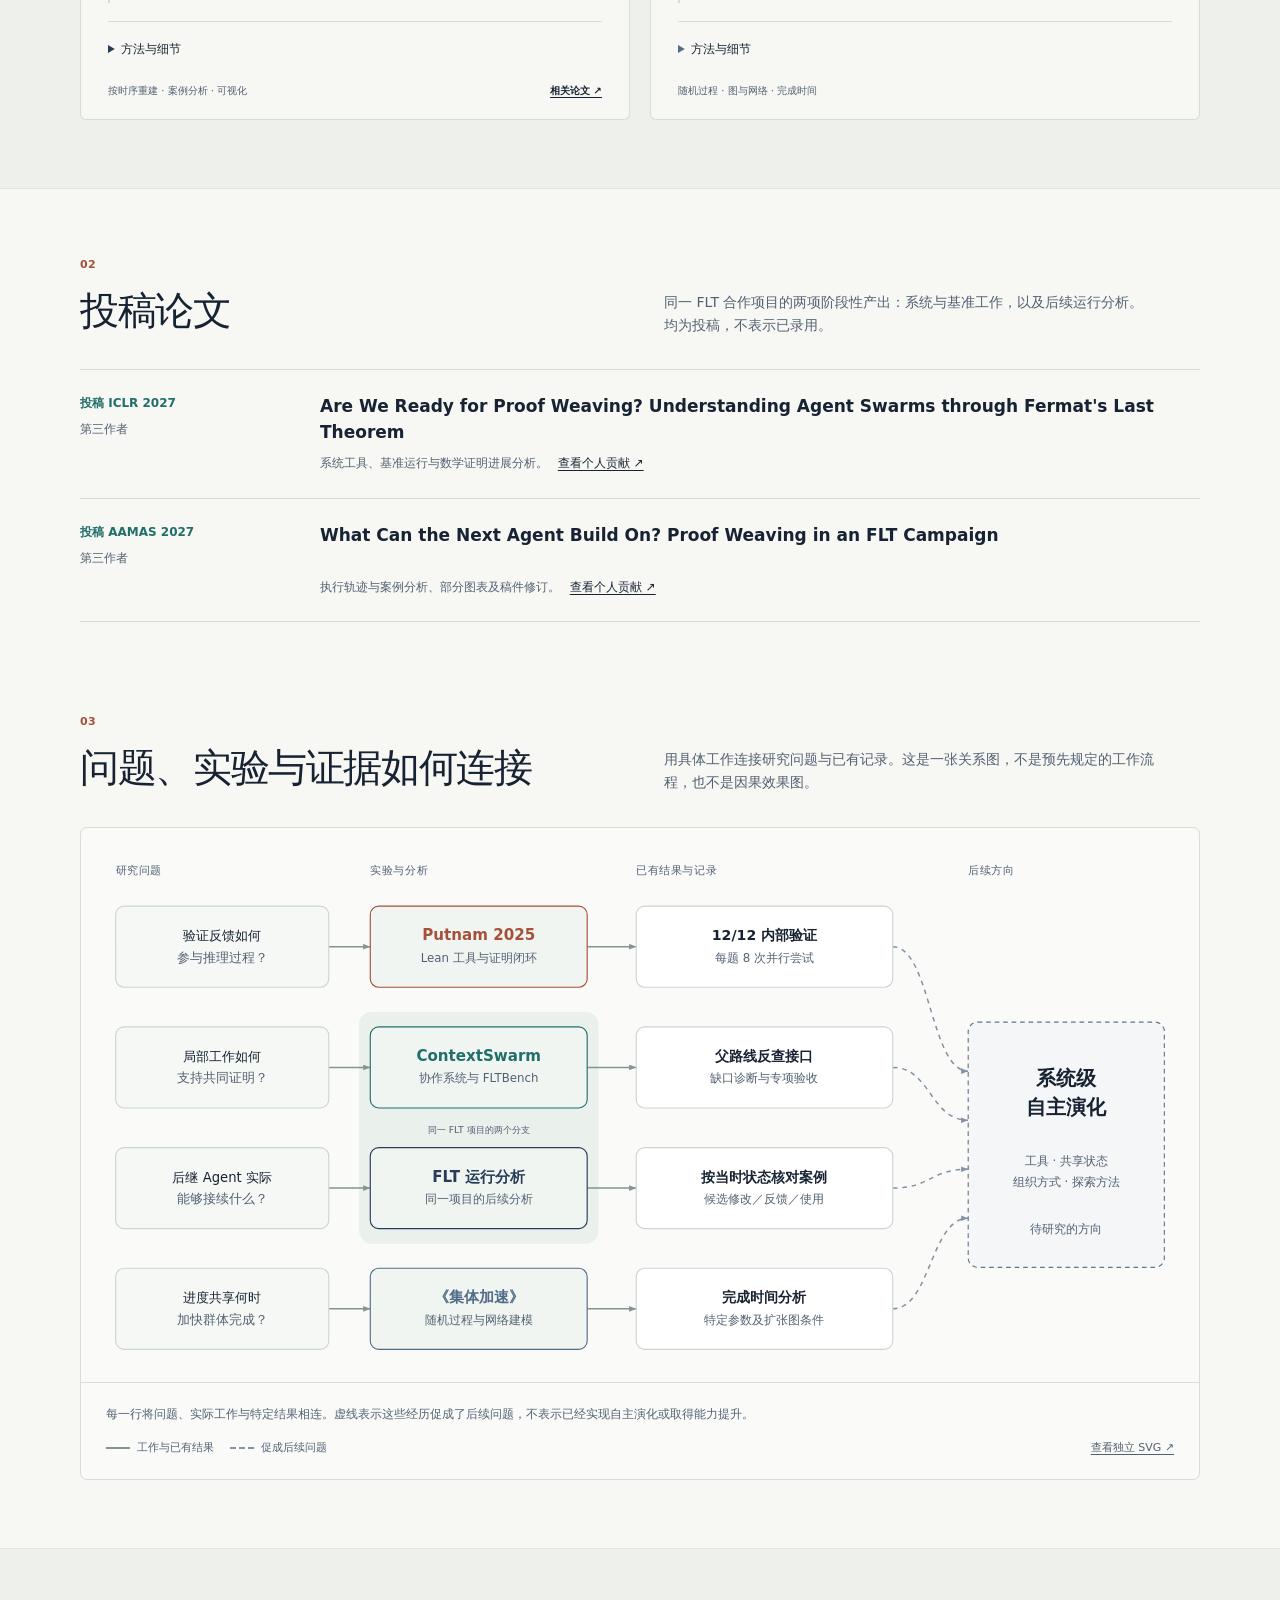
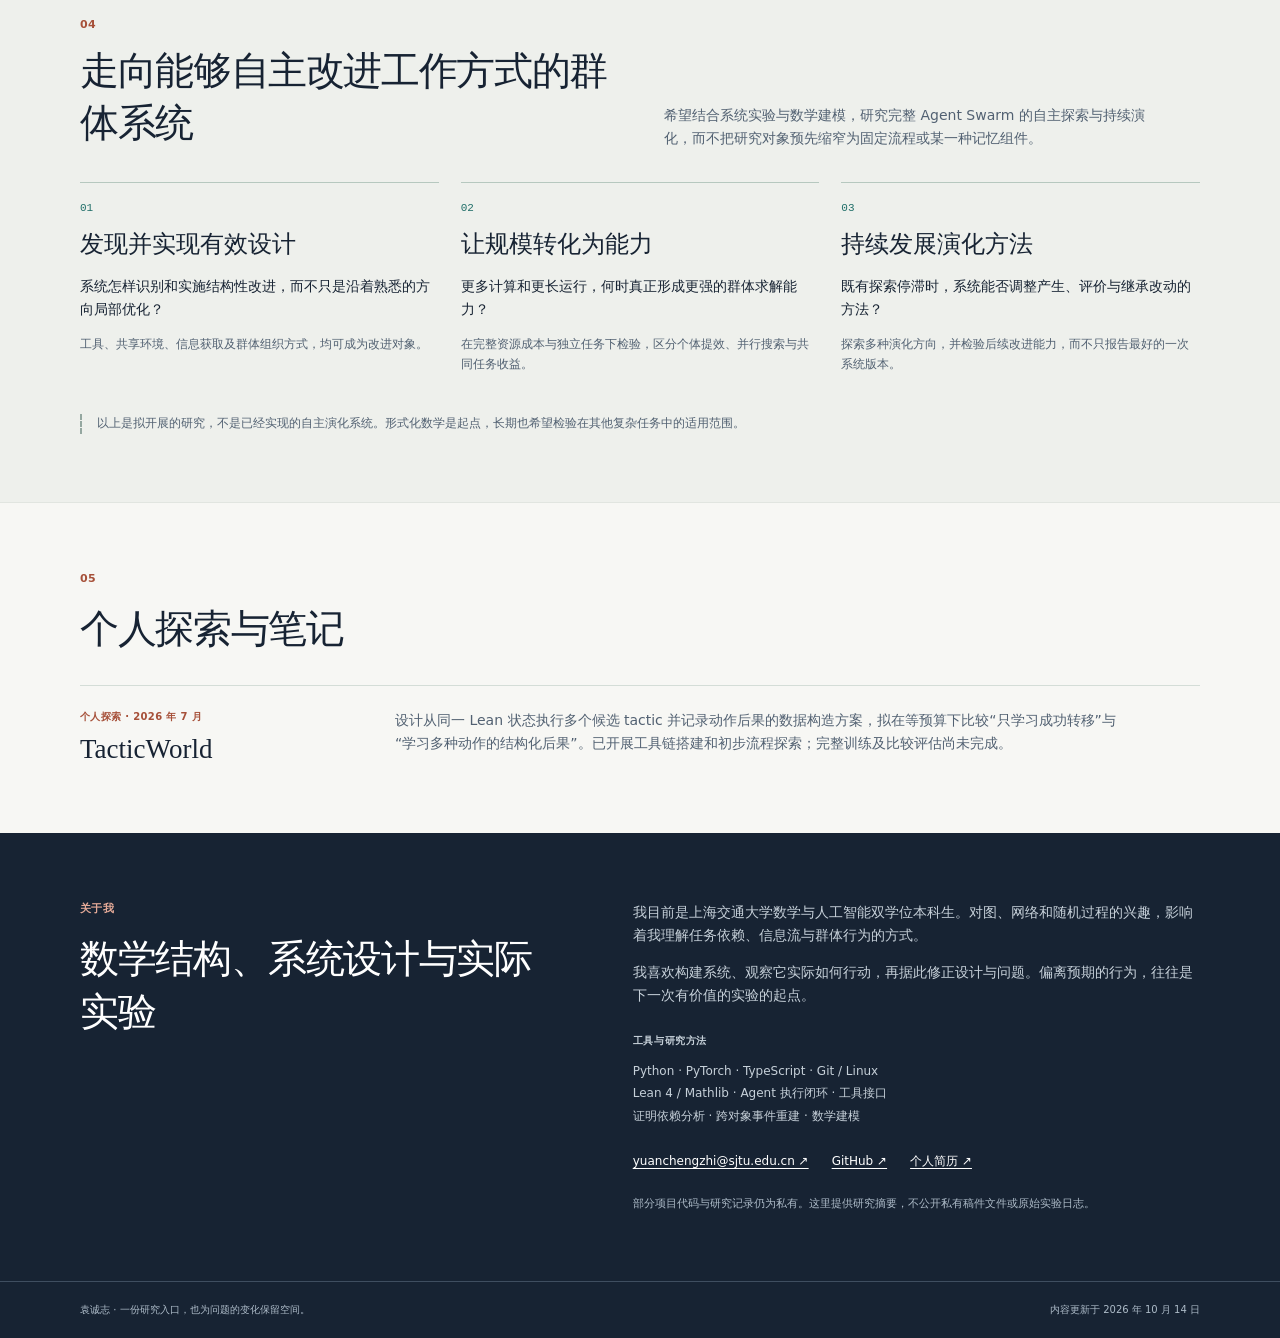
<file: zh/index.html>
<!doctype html>
<!-- Generated by scripts/build_site.py. Edit data/content.zh-CN.json instead. -->
<html lang="zh-CN">
<head>
<meta charset="utf-8"><meta name="viewport" content="width=device-width, initial-scale=1">
<title>袁诚志 · Agent Swarm 与 AI4Math</title><meta name="description" content="袁诚志，上海交通大学数学与人工智能双学位本科生。关注 Agent Swarm 的群体行为、组织方式、能力扩展与系统级自主演化。">
<meta property="og:title" content="袁诚志 · Agent Swarm 与 AI4Math"><meta property="og:description" content="袁诚志，上海交通大学数学与人工智能双学位本科生。关注 Agent Swarm 的群体行为、组织方式、能力扩展与系统级自主演化。"><meta property="og:type" content="website"><meta property="og:url" content="https://yuan-chengzhi.github.io/zh/">
<meta property="og:locale" content="zh_CN"><meta property="og:locale:alternate" content="en_US">
<link rel="canonical" href="https://yuan-chengzhi.github.io/zh/"><link rel="alternate" hreflang="en" href="https://yuan-chengzhi.github.io/"><link rel="alternate" hreflang="zh-CN" href="https://yuan-chengzhi.github.io/zh/"><link rel="alternate" hreflang="x-default" href="https://yuan-chengzhi.github.io/">
<link rel="stylesheet" href="../styles.css?v=3"><script defer src="../site.js?v=3"></script>
</head><body>
<a class="skip-link" href="#main-content">跳转到主要内容</a>
<header class="site-header"><div class="shell header-inner"><a class="wordmark" href="./" aria-label="袁诚志"><span class="wordmark-mark" aria-hidden="true">CY</span><span class="wordmark-text">研究地图</span></a><nav aria-label="主要导航"><a href="#work">代表工作</a><a href="#papers">投稿论文</a><a href="#map">研究地图</a><a href="#questions">未来方向</a><a href="#about">关于我</a><a class="language-switch" href="../" lang="en" hreflang="en">English</a></nav></div></header>
<main id="main-content">
<section class="hero shell" aria-labelledby="hero-title"><div class="hero-copy"><p class="eyebrow">上海交通大学 · 数学 × 人工智能</p><h1 id="hero-title">袁诚志<span class="other-name" lang="en">Chengzhi Yuan</span></h1><p class="identity">数学与应用数学（强基计划）及人工智能双学位本科生 · 预计 2027 年毕业</p><p class="hero-lede">许多 Agent，如何形成更有效的工作方式？</p><p class="hero-body">我关注多智能体系统的群体行为、组织方式与能力扩展。目前以 AI4Math，特别是长程形式化证明为主要场景，在数学任务结构、系统设计与实际实验之间理解这些问题。</p><div class="hero-actions"><a class="button button-primary" href="#work">查看代表工作 <span aria-hidden="true">↓</span></a><a class="button button-secondary" href="../cv/">个人简历</a><a class="quiet-link" href="mailto:yuanchengzhi@sjtu.edu.cn">邮箱 ↗</a><a class="quiet-link" href="https://github.com/yuan-chengzhi" rel="noreferrer">GitHub ↗</a></div><div class="hero-tags"><span>Agent Swarm</span><span>AI4Math</span><span>系统级自主演化</span></div></div><aside class="hero-note" aria-label="希望进一步研究的问题"><p class="note-label">希望进一步研究的问题</p><p class="note-question">系统能否自主发现、实施有效改进，并进一步改进寻找和评价这些改动的方法？</p><p class="note-footer"><span class="signal-dot" aria-hidden="true"></span>系统级自主演化 · 研究方向</p></aside></section>
<section id="work" class="section section-tint" aria-labelledby="work-title"><div class="shell"><div class="section-heading"><div><p class="eyebrow">01</p><h2 id="work-title">代表性研究工作</h2></div><p class="section-intro">从工具与证明实验，到共享证明任务和群体行为建模。两个 FLT 条目是同一团队项目中不同阶段的工作，不是两个独立系统。</p></div><div class="project-grid"><article class="project-card tone-rust" id="project-putnam">
<span class="anchor-alias" id="project-tools"></span><div class="project-top"><span class="project-type">个人项目</span><span class="project-status">内部实验</span></div>
<h3>Putnam 2025 与 Lean 工具</h3>
<p class="project-question">工具与验证反馈，怎样参与数学推理，而不只是检查最终答案？</p>
<h4 class="project-label">我的工作</h4><p>搭建并迭代证明执行闭环与 pi-lean-tools，提供 Mathlib 模糊检索、声明与前提搜索、快速片段检查和 tactic 尝试，将探索性工具反馈与独立最终验证分离。</p>
<div class="project-evidence" id="evidence-project-putnam"><h4 class="project-label">结果与范围</h4><p>12/12 题达到内部 final_verified 标准；题目依次运行，每题 8 次并行尝试，逐题记录用时合计约 5.5 小时。这是内部形式化实验，不是官方 Putnam 成绩。</p></div>
<details><summary>方法与细节</summary><div class="details-body"><p>在 A5 上比较是否附加自然语言优先提示，两种设置均完成证明；未附加提示时，Agent 也自行选择先推理再形式化。这项单题比较用于检验预设工作顺序，不能据此判断哪种流程普遍更优。</p></div></details>
<div class="project-foot"><span>实验设计 · 工具开发 · 运行分析</span></div></article>
<article class="project-card tone-teal" id="project-flt">
<div class="project-top"><span class="project-type">团队项目 · 系统与基准</span><span class="project-status">FLT 尚未完成</span></div>
<h3>ContextSwarm / FLTBench</h3>
<p class="project-question">局部结果什么时候真正满足上层证明的前提与接口？</p>
<h4 class="project-label">我的工作</h4><p>结合 FLT 证明结构分析进展，整理从上层用途明确局部接口的长程工作方案，并参与提示词与工具迭代。定位缺少父路线反查的接口问题，推动团队补齐并合并。</p>
<div class="project-evidence" id="evidence-project-flt"><h4 class="project-label">结果与范围</h4><p>团队形成协作系统与含 10 项分层 Lean 重建任务的 FLTBench。专项验收观察到接口修改后 Agent 能获得上层用途；整体 FLT 形式化目标尚未完成。</p></div>
<details><summary>方法与细节</summary><div class="details-body"><p>《设想的长程证明推进方式》从上层用途明确局部接口，让子问题随真实缺口展开，并持续检查局部成果能否接回整体证明。据此参与提示词重构，减少固定检查和强制拆分，保留可靠验证约束。</p><p>处理 FLTBench 预置证明框架资料的检索与分段读取问题，探索共享研究记录（CPS）与多个数学对象的双向关联。</p></div></details>
<div class="project-foot"><span>证明进展 · 接口诊断 · 系统迭代</span><a href="#paper-iclr">相关论文 ↗</a></div></article>
<article class="project-card tone-navy" id="project-traces">
<div class="project-top"><span class="project-type">同一 FLT 项目 · 分析分支</span><span class="project-status">回溯分析</span></div>
<h3>FLT 协作过程与证据分析</h3>
<p class="project-question">后继 Agent 实际能够接续什么？运行记录又能支持哪些判断？</p>
<h4 class="project-label">我的工作</h4><p>围绕证明对象、候选版本、共享记录和验证事件分析典型轨迹与案例，按事件发生时已有的状态重建过程，避免用后来形成的关系解释此前行为。</p>
<div class="project-evidence" id="evidence-project-traces"><h4 class="project-label">结果与范围</h4><p>团队系列实验累计约 100B tokens、40,000 aggregate agent-hours。个人产出包括案例材料、诊断文档、部分可视化与稿件修订，不代表完成了 FLT 证明。</p></div>
<details><summary>方法与细节</summary><div class="details-body"><p>分别核查候选修改、反馈送达和后继采用的证据。相近错误再次出现，不能单独说明反馈已经收到却未被修正；检索返回记录，也不能直接证明成果被复用。</p><p>将观察到的事件、可能的机制与仍需对照或干预检验的关系分开呈现；同时参与论文校对与文字修订。</p></div></details>
<div class="project-foot"><span>按时序重建 · 案例分析 · 可视化</span><a href="#paper-aamas">相关论文 ↗</a></div></article>
<article class="project-card tone-blue" id="project-collective">
<div class="project-top"><span class="project-type">数学建模</span><span class="project-status">技术报告</span></div>
<h3>《集体加速》</h3>
<p class="project-question">当个体尝试可能重置时，网络中的进度共享能否加快群体完成任务？</p>
<h4 class="project-label">我的工作</h4><p>将个体推进、进度重置与邻居最大进度同步建模为随机过程，推导单个 Agent 的期望完成时间，并在特定参数及扩张图条件下分析群体完成时间。</p>
<div class="project-evidence" id="evidence-project-collective"><h4 class="project-label">结果与范围</h4><p>这是有条件的数学分析，不是已在真实语言模型群体上验证的扩展规律；模型尚未刻画外部记录与版本管理。</p></div>
<details><summary>方法与细节</summary><div class="details-body"><p>重新开始一次尝试，并不必然意味着此前工作丢失。这一模型也促使我继续考虑：已有工作如何被保存、重新调用与接续，而不只是进度怎样传播。</p></div></details>
<div class="project-foot"><span>随机过程 · 图与网络 · 完成时间</span></div></article></div></div></section>
<section id="papers" class="section shell papers-section" aria-labelledby="papers-title"><div class="section-heading"><div><p class="eyebrow">02</p><h2 id="papers-title">投稿论文</h2></div><p class="section-intro">同一 FLT 合作项目的两项阶段性产出：系统与基准工作，以及后续运行分析。均为投稿，不表示已录用。</p></div><div class="papers-list"><article class="paper" id="paper-iclr"><div class="paper-meta"><span>投稿 ICLR 2027</span><span>第三作者</span></div><h3 lang="en">Are We Ready for Proof Weaving? Understanding Agent Swarms through Fermat&#x27;s Last Theorem</h3><p>系统工具、基准运行与数学证明进展分析。 <a href="#project-flt">查看个人贡献 ↗</a></p></article>
<article class="paper" id="paper-aamas"><div class="paper-meta"><span>投稿 AAMAS 2027</span><span>第三作者</span></div><h3 lang="en">What Can the Next Agent Build On? Proof Weaving in an FLT Campaign</h3><p>执行轨迹与案例分析、部分图表及稿件修订。 <a href="#project-traces">查看个人贡献 ↗</a></p></article></div></section>
<section id="map" class="section shell map-section" aria-labelledby="map-title"><div class="section-heading"><div><p class="eyebrow">03</p><h2 id="map-title">问题、实验与证据如何连接</h2></div><p class="section-intro">用具体工作连接研究问题与已有记录。这是一张关系图，不是预先规定的工作流程，也不是因果效果图。</p></div><figure class="map-frame"><div class="map-visual"><svg class="research-map" xmlns="http://www.w3.org/2000/svg" viewBox="0 0 1160 570" role="group" aria-labelledby="map-zh-CN-title map-zh-CN-desc" lang="zh-CN">
<title id="map-zh-CN-title">问题、实验与证据如何连接</title>
<desc id="map-zh-CN-desc">每一行将问题、实际工作与特定结果相连。虚线表示这些经历促成了后续问题，不表示已经实现自主演化或取得能力提升。</desc>
<style>text{font-family:system-ui,-apple-system,"Segoe UI","Noto Sans CJK SC",sans-serif;fill:#172333}
.map-heading{font-size:12px;letter-spacing:.6px;fill:#526172}
.map-edge{fill:none;stroke:#829591;stroke-width:1.6}
.map-edge.direction{stroke:#8291a4;stroke-dasharray:5 5}
.map-node{text-decoration:none;cursor:pointer}
.map-node rect{fill:#fff;stroke:#cbd5d2;stroke-width:1.2}
.map-node .node-title{font-size:15px;font-weight:600}
.map-node .node-subtitle{font-size:12.5px;fill:#526172}
.map-node.question rect{fill:#f6f8f5}
.map-node.question text{font-size:14px;font-weight:500}
.map-node.experiment rect{fill:#f0f5f2;stroke:var(--tone)}
.map-node.experiment .node-title{font-size:16px;fill:var(--tone)}
.map-node:hover rect,.map-node:focus-visible rect{stroke:#914632;stroke-width:2.4}
.map-node:focus-visible{outline:none}
.map-node.is-active rect{stroke:#914632;stroke-width:2.4}
.map-edge.is-active{stroke:#914632;stroke-width:2.2}
.future rect{fill:#f4f6f8;stroke:#63758b;stroke-dasharray:5 4}
.future .future-title{font-size:21px;font-weight:600}
.future .future-small{font-size:12.5px;fill:#526172}
.campaign-label{font-size:10px;fill:#526172}</style>
<defs>
<marker id="map-zh-CN-record" viewBox="0 0 10 8" refX="10" refY="4" markerWidth="8" markerHeight="6" orient="auto" markerUnits="userSpaceOnUse"><path d="M0 0L10 4L0 8Z" fill="#829591"/></marker>
<marker id="map-zh-CN-direction" viewBox="0 0 10 8" refX="10" refY="4" markerWidth="8" markerHeight="6" orient="auto" markerUnits="userSpaceOnUse"><path d="M0 0L10 4L0 8Z" fill="#8291a4"/></marker>
</defs>
<rect x="282" y="180" width="254" height="246" rx="14" fill="#eaf0ec"/>
<text class="campaign-label" x="409" y="309" text-anchor="middle">同一 FLT 项目的两个分支</text>
<text class="map-heading" x="24" y="34">研究问题</text>
<text class="map-heading" x="294" y="34">实验与分析</text>
<text class="map-heading" x="576" y="34">已有结果与记录</text>
<text class="map-heading" x="928" y="34">后续方向</text>
<path class="map-edge record" data-row="putnam" data-from="putnam-question" data-to="putnam-experiment" d="M250 111 C272 111 272 111 294 111" marker-end="url(#map-zh-CN-record)"/>
<path class="map-edge record" data-row="putnam" data-from="putnam-experiment" data-to="putnam-evidence" d="M524 111 C550 111 550 111 576 111" marker-end="url(#map-zh-CN-record)"/>
<path class="map-edge direction" data-row="putnam" data-from="putnam-evidence" data-to="future" d="M848 111 C888 111 888 243 928 243" marker-end="url(#map-zh-CN-direction)"/>
<path class="map-edge record" data-row="flt" data-from="flt-question" data-to="flt-experiment" d="M250 239 C272 239 272 239 294 239" marker-end="url(#map-zh-CN-record)"/>
<path class="map-edge record" data-row="flt" data-from="flt-experiment" data-to="flt-evidence" d="M524 239 C550 239 550 239 576 239" marker-end="url(#map-zh-CN-record)"/>
<path class="map-edge direction" data-row="flt" data-from="flt-evidence" data-to="future" d="M848 239 C888 239 888 295 928 295" marker-end="url(#map-zh-CN-direction)"/>
<path class="map-edge record" data-row="traces" data-from="traces-question" data-to="traces-experiment" d="M250 367 C272 367 272 367 294 367" marker-end="url(#map-zh-CN-record)"/>
<path class="map-edge record" data-row="traces" data-from="traces-experiment" data-to="traces-evidence" d="M524 367 C550 367 550 367 576 367" marker-end="url(#map-zh-CN-record)"/>
<path class="map-edge direction" data-row="traces" data-from="traces-evidence" data-to="future" d="M848 367 C888 367 888 347 928 347" marker-end="url(#map-zh-CN-direction)"/>
<path class="map-edge record" data-row="collective" data-from="collective-question" data-to="collective-experiment" d="M250 495 C272 495 272 495 294 495" marker-end="url(#map-zh-CN-record)"/>
<path class="map-edge record" data-row="collective" data-from="collective-experiment" data-to="collective-evidence" d="M524 495 C550 495 550 495 576 495" marker-end="url(#map-zh-CN-record)"/>
<path class="map-edge direction" data-row="collective" data-from="collective-evidence" data-to="future" d="M848 495 C888 495 888 399 928 399" marker-end="url(#map-zh-CN-direction)"/>
<a class="map-node question" data-node="putnam-question" data-row="putnam" style="--tone:#a65039" href="#project-putnam" aria-label="验证反馈如何 · 参与推理过程？">
<rect x="24" y="68" width="226" height="86" rx="9"/>
<text class="node-title" x="137" y="104" text-anchor="middle">验证反馈如何</text>
<text class="node-subtitle" x="137" y="127" text-anchor="middle">参与推理过程？</text>
</a>
<a class="map-node experiment" data-node="putnam-experiment" data-row="putnam" style="--tone:#a65039" href="#project-putnam" aria-label="Putnam 2025 · Lean 工具与证明闭环">
<rect x="294" y="68" width="230" height="86" rx="9"/>
<text class="node-title" x="409" y="104" text-anchor="middle">Putnam 2025</text>
<text class="node-subtitle" x="409" y="127" text-anchor="middle">Lean 工具与证明闭环</text>
</a>
<a class="map-node evidence" data-node="putnam-evidence" data-row="putnam" style="--tone:#a65039" href="#evidence-project-putnam" aria-label="12/12 内部验证 · 每题 8 次并行尝试">
<rect x="576" y="68" width="272" height="86" rx="9"/>
<text class="node-title" x="712" y="104" text-anchor="middle">12/12 内部验证</text>
<text class="node-subtitle" x="712" y="127" text-anchor="middle">每题 8 次并行尝试</text>
</a>
<a class="map-node question" data-node="flt-question" data-row="flt" style="--tone:#216f69" href="#project-flt" aria-label="局部工作如何 · 支持共同证明？">
<rect x="24" y="196" width="226" height="86" rx="9"/>
<text class="node-title" x="137" y="232" text-anchor="middle">局部工作如何</text>
<text class="node-subtitle" x="137" y="255" text-anchor="middle">支持共同证明？</text>
</a>
<a class="map-node experiment" data-node="flt-experiment" data-row="flt" style="--tone:#216f69" href="#project-flt" aria-label="ContextSwarm · 协作系统与 FLTBench">
<rect x="294" y="196" width="230" height="86" rx="9"/>
<text class="node-title" x="409" y="232" text-anchor="middle">ContextSwarm</text>
<text class="node-subtitle" x="409" y="255" text-anchor="middle">协作系统与 FLTBench</text>
</a>
<a class="map-node evidence" data-node="flt-evidence" data-row="flt" style="--tone:#216f69" href="#evidence-project-flt" aria-label="父路线反查接口 · 缺口诊断与专项验收">
<rect x="576" y="196" width="272" height="86" rx="9"/>
<text class="node-title" x="712" y="232" text-anchor="middle">父路线反查接口</text>
<text class="node-subtitle" x="712" y="255" text-anchor="middle">缺口诊断与专项验收</text>
</a>
<a class="map-node question" data-node="traces-question" data-row="traces" style="--tone:#263c58" href="#project-traces" aria-label="后继 Agent 实际 · 能够接续什么？">
<rect x="24" y="324" width="226" height="86" rx="9"/>
<text class="node-title" x="137" y="360" text-anchor="middle">后继 Agent 实际</text>
<text class="node-subtitle" x="137" y="383" text-anchor="middle">能够接续什么？</text>
</a>
<a class="map-node experiment" data-node="traces-experiment" data-row="traces" style="--tone:#263c58" href="#project-traces" aria-label="FLT 运行分析 · 同一项目的后续分析">
<rect x="294" y="324" width="230" height="86" rx="9"/>
<text class="node-title" x="409" y="360" text-anchor="middle">FLT 运行分析</text>
<text class="node-subtitle" x="409" y="383" text-anchor="middle">同一项目的后续分析</text>
</a>
<a class="map-node evidence" data-node="traces-evidence" data-row="traces" style="--tone:#263c58" href="#evidence-project-traces" aria-label="按当时状态核对案例 · 候选修改／反馈／使用">
<rect x="576" y="324" width="272" height="86" rx="9"/>
<text class="node-title" x="712" y="360" text-anchor="middle">按当时状态核对案例</text>
<text class="node-subtitle" x="712" y="383" text-anchor="middle">候选修改／反馈／使用</text>
</a>
<a class="map-node question" data-node="collective-question" data-row="collective" style="--tone:#526c88" href="#project-collective" aria-label="进度共享何时 · 加快群体完成？">
<rect x="24" y="452" width="226" height="86" rx="9"/>
<text class="node-title" x="137" y="488" text-anchor="middle">进度共享何时</text>
<text class="node-subtitle" x="137" y="511" text-anchor="middle">加快群体完成？</text>
</a>
<a class="map-node experiment" data-node="collective-experiment" data-row="collective" style="--tone:#526c88" href="#project-collective" aria-label="《集体加速》 · 随机过程与网络建模">
<rect x="294" y="452" width="230" height="86" rx="9"/>
<text class="node-title" x="409" y="488" text-anchor="middle">《集体加速》</text>
<text class="node-subtitle" x="409" y="511" text-anchor="middle">随机过程与网络建模</text>
</a>
<a class="map-node evidence" data-node="collective-evidence" data-row="collective" style="--tone:#526c88" href="#evidence-project-collective" aria-label="完成时间分析 · 特定参数及扩张图条件">
<rect x="576" y="452" width="272" height="86" rx="9"/>
<text class="node-title" x="712" y="488" text-anchor="middle">完成时间分析</text>
<text class="node-subtitle" x="712" y="511" text-anchor="middle">特定参数及扩张图条件</text>
</a>
<a class="map-node future" data-node="future" href="#questions" aria-label="系统级 自主演化">
<rect x="928" y="191" width="208" height="260" rx="10"/>
<text class="future-title" x="1032" y="258" text-anchor="middle">系统级</text>
<text class="future-title" x="1032" y="288" text-anchor="middle">自主演化</text>
<text class="future-small" x="1032" y="342" text-anchor="middle">工具 · 共享状态</text>
<text class="future-small" x="1032" y="365" text-anchor="middle">组织方式 · 探索方法</text>
<text class="future-small" x="1032" y="415" text-anchor="middle">待研究的方向</text>
</a>
</svg></div><ol class="map-text" aria-label="研究地图的文字版"><li class="map-text-row tone-rust"><p class="map-text-question">验证反馈如何 参与推理过程？</p><a href="#project-putnam">Putnam 2025 · Lean 工具与证明闭环 ↗</a><p class="map-text-result"><span aria-hidden="true">↓</span> 12/12 内部验证 · 每题 8 次并行尝试</p></li>
<li class="map-text-row tone-teal"><p class="map-text-question">局部工作如何 支持共同证明？</p><a href="#project-flt">ContextSwarm · 协作系统与 FLTBench ↗</a><p class="map-text-result"><span aria-hidden="true">↓</span> 父路线反查接口 · 缺口诊断与专项验收</p></li>
<li class="map-text-row tone-navy"><p class="map-text-question">后继 Agent 实际 能够接续什么？</p><a href="#project-traces">FLT 运行分析 · 同一项目的后续分析 ↗</a><p class="map-text-result"><span aria-hidden="true">↓</span> 按当时状态核对案例 · 候选修改／反馈／使用</p></li>
<li class="map-text-row tone-blue"><p class="map-text-question">进度共享何时 加快群体完成？</p><a href="#project-collective">《集体加速》 · 随机过程与网络建模 ↗</a><p class="map-text-result"><span aria-hidden="true">↓</span> 完成时间分析 · 特定参数及扩张图条件</p></li><li class="map-text-future"><a href="#questions">系统级 · 自主演化 ↗</a><span>待研究的方向</span></li></ol><figcaption class="map-caption"><p>每一行将问题、实际工作与特定结果相连。虚线表示这些经历促成了后续问题，不表示已经实现自主演化或取得能力提升。</p><div class="map-meta"><div class="map-legend"><span><i aria-hidden="true"></i>工作与已有结果</span><span><i class="dashed" aria-hidden="true"></i>促成后续问题</span></div><a href="../assets/research-map.zh-CN.svg">查看独立 SVG ↗</a></div></figcaption></figure></section>
<section id="questions" class="section section-tint" aria-labelledby="horizon-title"><div class="shell"><span class="anchor-alias" id="horizon"></span><span class="anchor-alias" id="project-horizon"></span><div class="section-heading"><div><p class="eyebrow">04</p><h2 id="horizon-title">走向能够自主改进工作方式的群体系统</h2></div><p class="section-intro">希望结合系统实验与数学建模，研究完整 Agent Swarm 的自主探索与持续演化，而不把研究对象预先缩窄为固定流程或某一种记忆组件。</p></div><div class="directions-grid"><article class="direction-card" id="horizon-design"><p class="direction-index">01</p><h3>发现并实现有效设计</h3><p class="direction-question">系统怎样识别和实施结构性改进，而不只是沿着熟悉的方向局部优化？</p><p>工具、共享环境、信息获取及群体组织方式，均可成为改进对象。</p></article>
<article class="direction-card" id="horizon-scaling"><p class="direction-index">02</p><h3>让规模转化为能力</h3><p class="direction-question">更多计算和更长运行，何时真正形成更强的群体求解能力？</p><p>在完整资源成本与独立任务下检验，区分个体提效、并行搜索与共同任务收益。</p></article>
<article class="direction-card" id="horizon-evolution"><p class="direction-index">03</p><h3>持续发展演化方法</h3><p class="direction-question">既有探索停滞时，系统能否调整产生、评价与继承改动的方法？</p><p>探索多种演化方向，并检验后续改进能力，而不只报告最好的一次系统版本。</p></article></div><p class="scope-note">以上是拟开展的研究，不是已经实现的自主演化系统。形式化数学是起点，长期也希望检验在其他复杂任务中的适用范围。</p></div></section>
<section class="section shell notes-section" aria-labelledby="notes-title"><p class="eyebrow">05</p><h2 id="notes-title">个人探索与笔记</h2><article class="exploration" id="project-tacticworld"><div><p class="eyebrow">个人探索 · 2026 年 7 月</p><h3>TacticWorld</h3></div><p>设计从同一 Lean 状态执行多个候选 tactic 并记录动作后果的数据构造方案，拟在等预算下比较“只学习成功转移”与“学习多种动作的结构化后果”。已开展工具链搭建和初步流程探索；完整训练及比较评估尚未完成。</p></article></section>
<section id="about" class="section about-section" aria-labelledby="about-title"><div class="shell about-grid"><div><p class="eyebrow">关于我</p><h2 id="about-title">数学结构、系统设计与实际实验</h2></div><div class="about-copy"><p>我目前是上海交通大学数学与人工智能双学位本科生。对图、网络和随机过程的兴趣，影响着我理解任务依赖、信息流与群体行为的方式。</p><p>我喜欢构建系统、观察它实际如何行动，再据此修正设计与问题。偏离预期的行为，往往是下一次有价值的实验的起点。</p><h3 class="project-label">工具与研究方法</h3><ul class="methods"><li>Python · PyTorch · TypeScript · Git / Linux</li><li>Lean 4 / Mathlib · Agent 执行闭环 · 工具接口</li><li>证明依赖分析 · 跨对象事件重建 · 数学建模</li></ul><div class="contact-row"><a href="mailto:yuanchengzhi@sjtu.edu.cn">yuanchengzhi@sjtu.edu.cn ↗</a><a href="https://github.com/yuan-chengzhi">GitHub ↗</a><a href="../cv/">个人简历 ↗</a></div><p class="public-note">部分项目代码与研究记录仍为私有。这里提供研究摘要，不公开私有稿件文件或原始实验日志。</p></div></div></section>
</main><footer class="site-footer"><div class="shell footer-inner"><span>袁诚志 · 一份研究入口，也为问题的变化保留空间。</span><span>内容更新于 2026 年 10 月 14 日</span></div></footer>
</body></html>
</file>
<file: styles.css>
:root {
  --paper:#f7f7f4; --paper-deep:#eef0ec; --ink:#172333; --ink-soft:#526172;
  --line:#d4ddd7; --rust:#a65039; --teal:#216f69; --navy:#263c58; --blue:#526c88;
  --serif:Georgia,"Times New Roman",serif;
  --sans:Inter,ui-sans-serif,system-ui,-apple-system,BlinkMacSystemFont,"Segoe UI",sans-serif;
  --mono:"SFMono-Regular",Consolas,"Liberation Mono",monospace;
}
* { box-sizing:border-box; }
html { scroll-behavior:smooth; scroll-padding-top:105px; }
body { margin:0; background:var(--paper); color:var(--ink); font:16px/1.65 var(--sans); }
html:lang(zh-CN) { --serif:"Noto Serif CJK SC","Source Han Serif SC","Songti SC",serif; --sans:"Noto Sans CJK SC","PingFang SC","Microsoft YaHei",system-ui,sans-serif; }
::selection { background:#d9e4e0; }
a { color:inherit; text-underline-offset:3px; }
a:hover { text-decoration-color:var(--rust); }
button { font:inherit; cursor:pointer; }
[hidden] { display:none!important; }
[id] { scroll-margin-top:108px; }
p,h1,h2,h3,h4,figure { margin:0; }
p + p { margin-top:14px; }
.shell { width:min(1120px,calc(100% - 48px)); margin-inline:auto; }
.skip-link { position:fixed; top:-90px; left:16px; z-index:100; padding:12px; background:var(--ink); color:#fff; }
.skip-link:focus { top:12px; }
:focus-visible { outline:3px solid #a65039; outline-offset:5px; }
.site-header { position:sticky; top:0; z-index:10; background:rgba(247,247,244,.96); border-bottom:1px solid var(--line); backdrop-filter:blur(10px); }
.header-inner { min-height:70px; display:flex; align-items:center; justify-content:space-between; gap:24px; }
.wordmark { display:flex; gap:10px; align-items:center; text-decoration:none; flex-shrink:0; }
.wordmark-mark { display:grid; place-items:center; width:31px; height:31px; border:1px solid var(--ink); border-radius:50%; font:11px var(--mono); }
.wordmark-text { font:11px var(--mono); text-transform:uppercase; letter-spacing:.08em; }
nav { display:flex; flex-wrap:wrap; align-items:center; justify-content:flex-end; gap:10px 22px; font-size:12px; }
nav a { display:inline-block; padding-block:9px; color:var(--ink-soft); text-decoration:none; }
nav a:hover { color:var(--rust); }
.language-switch { color:var(--ink); border-left:1px solid var(--line); padding-left:20px; white-space:nowrap; }
.hero { display:grid; grid-template-columns:minmax(0,1.7fr) minmax(255px,.8fr); gap:65px; align-items:center; padding-block:78px 76px; }
.eyebrow { margin-bottom:16px; color:var(--rust); font:700 11px/1.5 var(--mono); letter-spacing:.09em; text-transform:uppercase; }
h1 { font:400 clamp(42px,5.2vw,64px)/1.1 var(--serif); letter-spacing:-.04em; }
.other-name { display:inline-block; margin-left:15px; color:var(--ink-soft); font:400 21px/1.4 var(--sans); letter-spacing:0; }
.identity { margin-top:15px; color:var(--ink-soft); font-size:12px; line-height:1.7; }
.hero-lede { margin-top:27px; max-width:680px; font-size:clamp(22px,2.45vw,29px); line-height:1.35; letter-spacing:-.02em; }
.hero-body { margin-top:18px; max-width:680px; color:var(--ink-soft); font-size:15px; }
.hero-actions { display:flex; flex-wrap:wrap; gap:12px 18px; align-items:center; margin-top:27px; }
.button { display:inline-flex; gap:12px; align-items:center; border:1px solid transparent; border-radius:5px; padding:11px 16px; font-size:12px; font-weight:650; text-decoration:none; }
.button-primary { background:var(--ink); color:#fff; }
.button-primary:hover { background:var(--rust); }
.button-secondary { border-color:#b9c5c0; }
.button-secondary:hover { background:#fff; }
.quiet-link { font-size:12px; }
.hero-tags { display:flex; flex-wrap:wrap; gap:8px; margin-top:24px; }
.hero-tags span { border:1px solid var(--line); padding:4px 8px; border-radius:3px; color:var(--ink-soft); font-size:10px; }
.hero-note { position:relative; border:1px solid var(--line); border-radius:7px; background:#fafbf8; padding:27px; }
.hero-note::before { content:""; position:absolute; top:-1px; left:27px; width:42px; height:3px; background:var(--teal); }
.note-label { color:var(--ink-soft); font:11px/1.6 var(--mono); }
.note-question { margin-top:22px; font:400 25px/1.4 var(--serif); }
.note-footer { margin-top:26px; display:flex; align-items:center; gap:9px; font-size:10px; color:var(--ink-soft); }
.signal-dot { flex:0 0 6px; width:6px; height:6px; border-radius:50%; background:var(--teal); box-shadow:0 0 0 4px #e3ede7; }
.section { padding-block:68px; }
.section-tint { background:var(--paper-deep); border-block:1px solid #e1e5e0; }
.section-heading { display:grid; grid-template-columns:1fr 1fr; gap:48px; align-items:end; margin-bottom:32px; }
h2 { font:400 clamp(30px,3.45vw,43px)/1.18 var(--serif); letter-spacing:-.035em; }
.section-heading .eyebrow { margin-bottom:11px; }
.section-intro { max-width:490px; font-size:14px; color:var(--ink-soft); }
.project-grid { display:grid; grid-template-columns:repeat(2,minmax(0,1fr)); gap:20px; align-items:start; }
.project-card { position:relative; display:flex; flex-direction:column; padding:25px 27px 20px; background:var(--paper); border:1px solid var(--line); border-top:3px solid var(--tone); border-radius:6px; }
.tone-rust { --tone:var(--rust); }.tone-teal { --tone:var(--teal); }.tone-navy { --tone:var(--navy); }.tone-blue { --tone:var(--blue); }
.project-top { display:flex; justify-content:space-between; align-items:center; gap:13px; margin-bottom:16px; color:var(--ink-soft); font-size:10px; }
.project-type { text-transform:uppercase; letter-spacing:.035em; }
.project-status { flex-shrink:0; padding:3px 7px; border:1px solid var(--line); border-radius:3px; }
.project-card h3 { margin-bottom:13px; font:400 28px/1.2 var(--serif); letter-spacing:-.02em; }
.project-question { font-size:15px; line-height:1.55; min-height:47px; }
.project-label { margin-top:20px; margin-bottom:6px; color:var(--tone,var(--rust)); font-size:10px; font-weight:650; text-transform:uppercase; letter-spacing:.06em; }
.project-card p:not(.project-question) { font-size:13px; line-height:1.7; color:var(--ink-soft); }
.project-card > .project-label + p { color:var(--ink); }
.project-evidence { margin-top:19px; padding:0 0 0 13px; border-left:2px solid var(--line); }
.project-evidence .project-label { margin-top:0; }
details { margin-top:18px; padding-top:12px; border-top:1px solid var(--line); }
summary { cursor:pointer; padding:6px 0; font-size:12px; color:var(--ink); }
summary::marker { color:var(--tone,var(--teal)); }
.details-body { padding-top:10px; }
.project-foot { margin-top:17px; display:flex; flex-wrap:wrap; justify-content:space-between; align-items:center; gap:10px; font-size:10px; color:var(--ink-soft); }
.project-foot a { font-weight:600; white-space:nowrap; color:var(--ink); }
.anchor-alias { display:block; height:0; }
.papers-section { padding-bottom:24px; }
.paper { display:grid; grid-template-columns:210px 1fr; column-gap:30px; border-top:1px solid var(--line); padding:24px 0; }
.paper:last-child { border-bottom:1px solid var(--line); }
.paper-meta { display:flex; flex-direction:column; align-items:flex-start; gap:6px; color:var(--ink-soft); font-size:12px; }
.paper-meta span:first-child { font-weight:650; color:var(--teal); }
.paper h3 { font-size:17px; line-height:1.5; font-weight:600; }
.paper p { grid-column:2; margin-top:9px; color:var(--ink-soft); font-size:12px; }
.paper a { margin-left:6px; color:var(--ink); white-space:nowrap; }
.map-frame { border:1px solid var(--line); border-radius:7px; background:#fafbf9; overflow:hidden; }
.map-visual { padding:14px 12px 3px; }
.research-map { display:block; width:100%; height:auto; }
.map-caption { padding:22px 25px; border-top:1px solid var(--line); }
.map-caption p { max-width:840px; font-size:12px; color:var(--ink-soft); }
.map-meta { display:flex; flex-wrap:wrap; gap:12px; justify-content:space-between; margin-top:14px; font-size:11px; color:var(--ink-soft); }
.map-legend { display:flex; flex-wrap:wrap; gap:16px; }
.map-legend span { display:flex; align-items:center; gap:7px; }
.map-legend i { display:inline-block; width:24px; border-top:2px solid #829591; }
.map-legend .dashed { border-top-style:dashed; border-color:#8291a4; }
.map-text { display:none; list-style:none; margin:0; padding:20px; }
.map-text-row { border-left:3px solid var(--tone); padding:15px; background:#fff; }
.map-text-row a { display:inline-block; margin-top:9px; color:var(--tone); font-size:13px; font-weight:600; }
.map-text-question { font-size:14px; font-weight:550; }
.map-text-result { font-size:12px; color:var(--ink-soft); }
.map-text-result span { color:var(--teal); margin-right:4px; }
.map-text-future { grid-column:1/-1; display:flex; flex-wrap:wrap; gap:10px; justify-content:space-between; padding:18px; border:1px dashed #8291a4; font-size:13px; }
.map-text-future span { color:var(--ink-soft); font-size:11px; }
.directions-grid { display:grid; grid-template-columns:repeat(3,minmax(0,1fr)); gap:22px; }
.direction-card { border-top:1px solid #b6c8bf; padding:19px 0; }
.direction-index { color:var(--teal); font:11px var(--mono); margin-bottom:15px; }
.direction-card h3 { font:400 24px/1.3 var(--serif); margin-bottom:15px; }
.direction-question { font-size:14px; color:var(--ink); }
.direction-card p:last-child { font-size:12px; color:var(--ink-soft); }
.scope-note { margin-top:20px; max-width:900px; padding-left:15px; border-left:2px dashed #94a7a0; font-size:12px; color:var(--ink-soft); }
.notes-section h2 { margin-bottom:29px; }
.exploration { display:grid; grid-template-columns:280px 1fr; gap:35px; border-top:1px solid var(--line); padding-top:23px; }
.exploration .eyebrow { margin-bottom:10px; font-size:10px; }
.exploration h3 { font:400 27px var(--serif); }
.exploration > p { margin:0; max-width:730px; color:var(--ink-soft); font-size:14px; }
.about-section { background:var(--ink); color:#fff; }
.about-grid { display:grid; grid-template-columns:1fr 1.2fr; gap:80px; }
.about-section .eyebrow { color:#e5aa98; }
.about-copy > p { font-size:14px; color:#c6d0d9; }
.about-copy .project-label { color:#c6d0d9; margin-top:26px; }
.methods { list-style:none; padding:0; margin:10px 0; font-size:12px; color:#c6d0d9; line-height:1.9; }
.contact-row { display:flex; flex-wrap:wrap; gap:12px 23px; margin-top:24px; font-size:12px; }
.public-note { margin-top:23px!important; font-size:11px!important; color:#adbbc8!important; }
.site-footer { background:var(--ink); color:#adbbc8; border-top:1px solid #3f4e60; }
.footer-inner { display:flex; justify-content:space-between; gap:18px; padding-block:20px; font-size:10px; }
html:lang(zh-CN) .eyebrow,html:lang(zh-CN) .wordmark-text { font-family:var(--sans); letter-spacing:.035em; }
html:lang(zh-CN) .hero-lede { line-height:1.5; }
html:lang(zh-CN) h2 { font-size:clamp(29px,3.3vw,39px); line-height:1.35; }
html:lang(zh-CN) .project-card h3 { font-size:25px; }
html:lang(zh-CN) .note-question { font-size:23px; line-height:1.6; }
.cv-toolbar { display:flex; flex-wrap:wrap; gap:20px; padding:20px 24px; max-width:980px; margin:auto; align-items:center; font-size:13px; }
.cv-toolbar button { margin-left:auto; padding:8px 12px; color:#fff; background:var(--ink); border:0; border-radius:4px; }
.cv-sheet { max-width:900px; background:#fff; margin:0 auto 40px; padding:40px 48px; border:1px solid var(--line); font-size:14px; }
.cv-sheet h1 { font-size:34px; margin-bottom:13px; }
.cv-sheet h2 { margin:27px 0 12px; padding-bottom:7px; border-bottom:1px solid var(--line); font:600 19px/1.4 var(--sans); }
.cv-sheet h3 { margin:19px 0 7px; font-size:16px; }
.cv-sheet ul { padding-left:20px; margin:10px 0; }
.cv-sheet li + li { margin-top:7px; }
.cv-sheet p { margin:7px 0; }
.cv-sheet code { font-size:.9em; }
@media (max-width:1050px) {
 .hero { gap:36px; grid-template-columns:minmax(0,1.65fr) minmax(240px,.8fr); }
 nav { gap:5px 15px; } .wordmark-text { display:none; }
 .map-visual { display:none; } .map-text { display:grid; grid-template-columns:1fr 1fr; gap:15px; }
}
@media (max-width:800px) {
 .hero { grid-template-columns:1fr; gap:30px; padding-block:51px; } .hero-note { max-width:620px; padding:23px; }
 .note-question { font-size:23px; margin-top:13px; } .note-footer { margin-top:19px; }
 .section-heading { grid-template-columns:1fr; gap:18px; } .section-intro { max-width:680px; }
 .section { padding-block:49px; } .papers-section { padding-bottom:10px; }
 .project-grid { grid-template-columns:1fr; } .project-question { min-height:0; }
 .directions-grid { grid-template-columns:1fr; gap:0; } .direction-card { padding-block:22px; }
 .about-grid { grid-template-columns:1fr; gap:28px; } .exploration { grid-template-columns:1fr; gap:19px; }
 .paper { grid-template-columns:1fr; gap:10px; } .paper p { grid-column:1; margin-top:0; } .paper-meta { flex-direction:row; gap:18px; }
}
@media (max-width:520px) {
 .shell { width:calc(100% - 32px); } .header-inner { gap:16px; padding-block:10px; min-height:82px; align-items:flex-start; }
 .wordmark { padding-top:10px; } nav { gap:0 15px; justify-content:flex-start; font-size:11px; } nav a { padding-block:7px; }
 .language-switch { padding-left:14px; } .hero { padding-top:40px; }
 h1 { font-size:43px; } .other-name { display:block; margin:12px 0 0; font-size:19px; } .identity { font-size:11px; }
 .hero-lede { margin-top:23px; font-size:24px; } .hero-body { font-size:14px; }
 .hero-actions { gap:14px; } .button { padding:10px 12px; font-size:11px; }
 .project-card { padding:21px 21px 18px; } .project-card h3 { font-size:26px; }
 .project-top { gap:10px; flex-wrap:wrap; } .project-type { font-size:9px; }
 .map-text { grid-template-columns:1fr; padding:16px; gap:13px; } .map-caption { padding:18px; }
 .map-meta { font-size:10px; } .footer-inner { flex-direction:column; gap:7px; }
 .cv-sheet { margin:0 12px 25px; padding:24px 19px; font-size:13px; }
 .cv-toolbar { gap:15px; } .cv-toolbar button { margin-left:0; } .cv-sheet h1 { font-size:28px; }
}
@media (prefers-reduced-motion:reduce) { html { scroll-behavior:auto; } }
@media print {
 @page { size:A4; margin:14mm 17mm; }
 body.cv-page { background:#fff; }
 .cv-toolbar,.cv-page .skip-link { display:none!important; }
 .cv-sheet { max-width:none; width:auto; padding:0; border:0; margin:0; font-size:9pt; line-height:1.5; }
 .cv-sheet h1 { font-size:20pt; margin-bottom:6pt; }
 .cv-sheet h2 { font-size:11pt!important; margin:12pt 0 5pt; padding-bottom:3pt; }
 .cv-sheet h3 { font-size:10pt; margin:9pt 0 3pt; }
 .cv-sheet p { margin:3pt 0; } .cv-sheet ul { margin:4pt 0; }
 .cv-sheet li + li { margin-top:3pt; }
 .cv-sheet h2,.cv-sheet h3 { break-after:avoid; } .cv-sheet li { break-inside:avoid; }
 .site-header { position:static; } .map-visual { display:block; } .map-text { display:none; }
}
</file>
